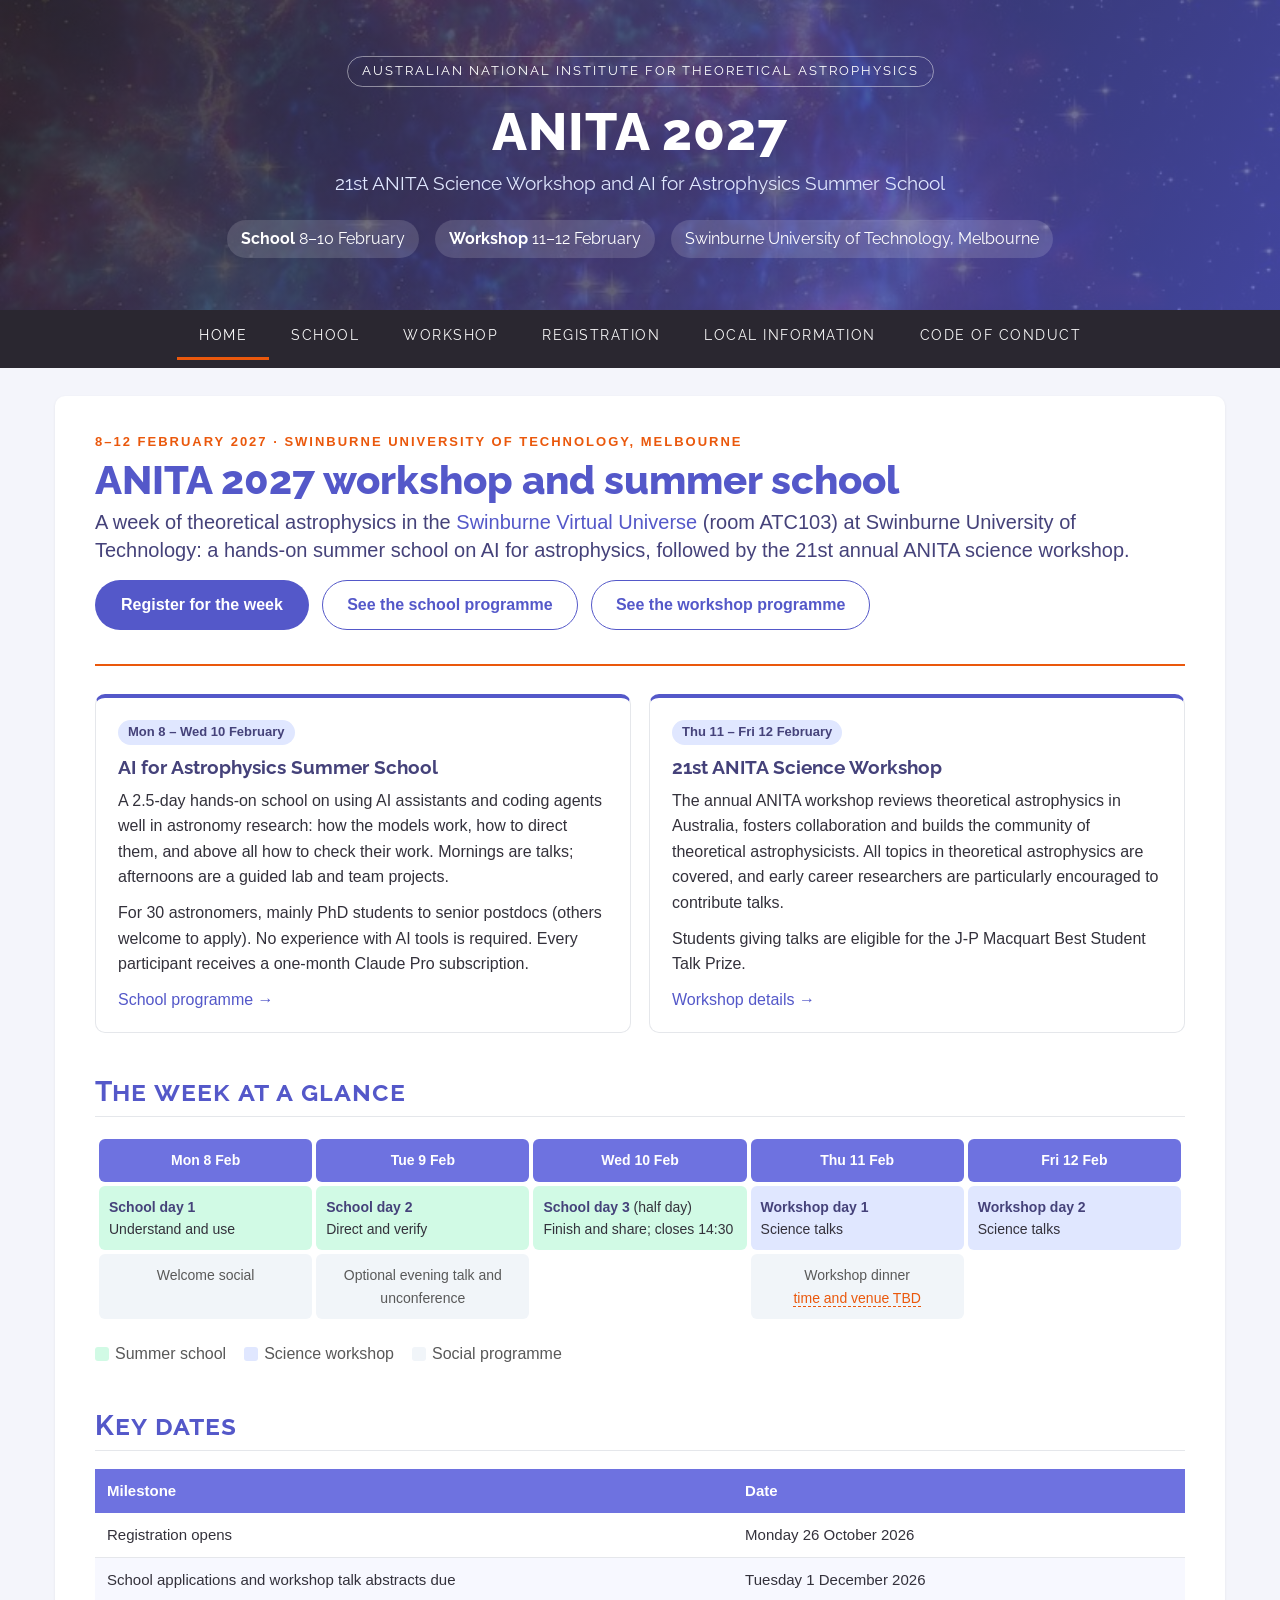
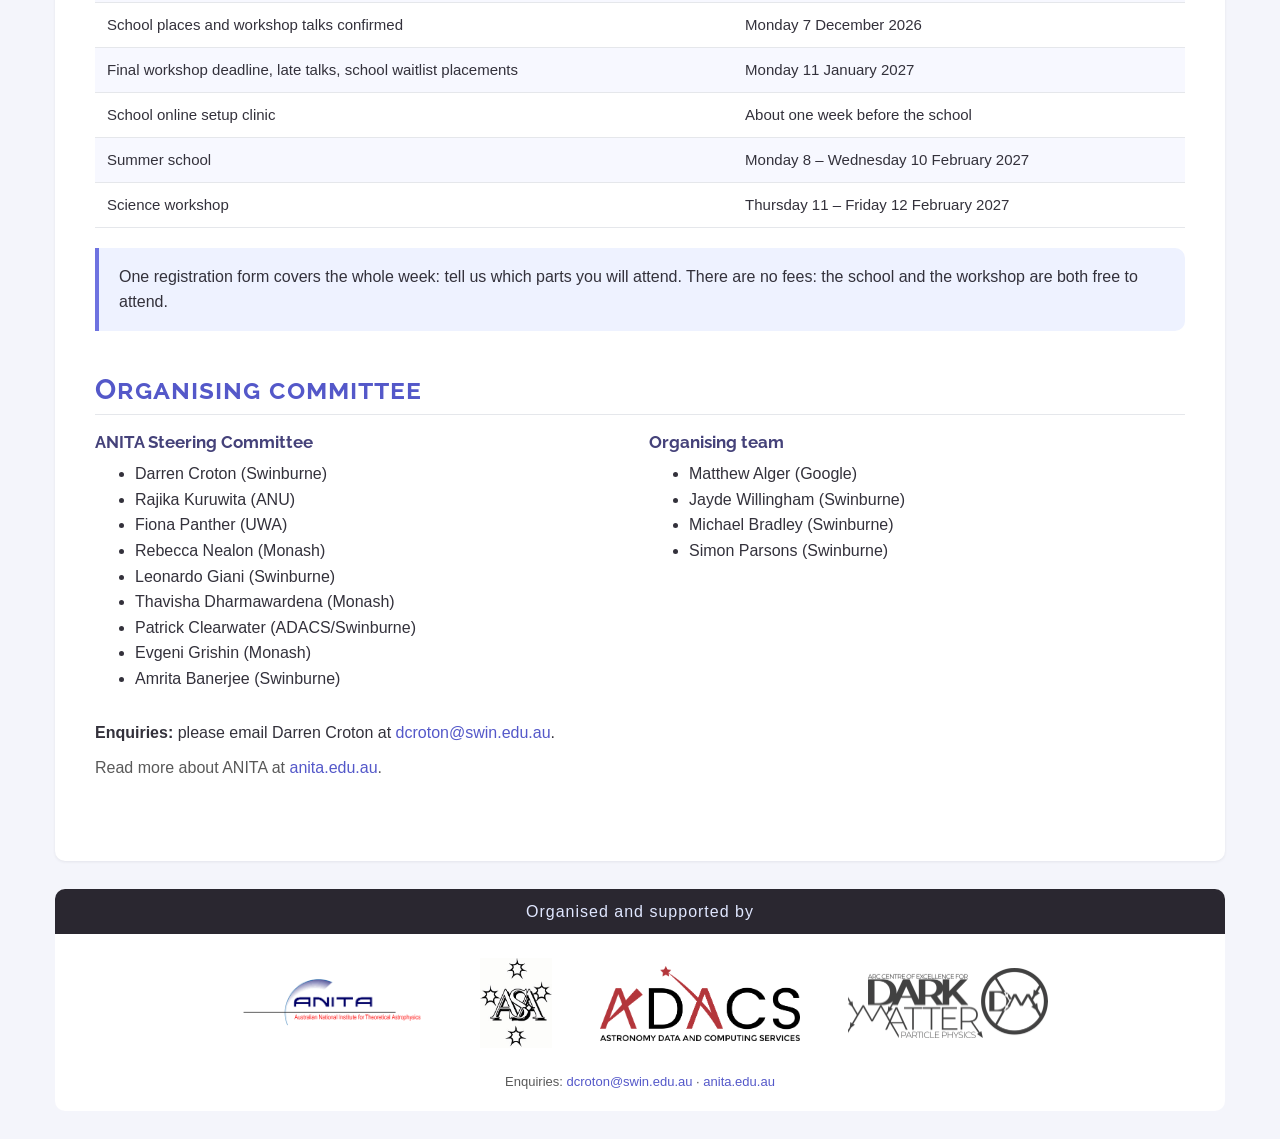
<file: index.html>
<!DOCTYPE html>
<html lang="en">
<head>
    <meta charset="utf-8">
    <meta name="viewport" content="width=device-width, initial-scale=1">
    <title>ANITA 2027 workshop and summer school</title>
    <meta name="description" content="The 21st ANITA Science Workshop and the AI for Astrophysics Summer School, 8-12 February 2027, Swinburne University of Technology, Melbourne.">

    <link rel="stylesheet" href="https://fonts.googleapis.com/css?family=Raleway:400,700,800">
    <link rel="stylesheet" href="https://maxcdn.bootstrapcdn.com/bootstrap/3.3.7/css/bootstrap.min.css"
          integrity="sha384-BVYiiSIFeK1dGmJRAkycuHAHRg32OmUcww7on3RYdg4Va+PmSTsz/K68vbdEjh4u" crossorigin="anonymous">
    <link rel="stylesheet" href="stylesheets/styles.css">

    <script src="https://ajax.googleapis.com/ajax/libs/jquery/1.12.4/jquery.min.js"></script>
    <script src="https://maxcdn.bootstrapcdn.com/bootstrap/3.3.7/js/bootstrap.min.js"
            integrity="sha384-Tc5IQib027qvyjSMfHjOMaLkfuWVxZxUPnCJA7l2mCWNIpG9mGCD8wGNIcPD7Txa"
            crossorigin="anonymous"></script>
    <script src="javascripts/w3data.js"></script>
    <script src="javascripts/site.js"></script>
</head>

<body>

<div w3-include-html="snippets/header.html"></div>
<div w3-include-html="snippets/nav.html"></div>

<main class="container main">

    <div class="page-hero">
        <div class="kicker">8&ndash;12 February 2027 &middot; Swinburne University of Technology, Melbourne</div>
        <h1>ANITA 2027 workshop and summer school</h1>
        <p class="lead">A week of theoretical astrophysics in the <a href="https://www.swinburne.edu.au/research/facilities-equipment/virtual-universe/">Swinburne Virtual Universe</a> (room ATC103) at Swinburne University of Technology: a hands-on summer school on AI for astrophysics, followed by the 21st annual ANITA science workshop.</p>
        <p>
            <a class="btn-cta" href="registration.html">Register for the week</a>
            &nbsp;
            <a class="btn-ghost" href="school.html#glance">See the school programme</a>
            &nbsp;
            <a class="btn-ghost" href="workshop.html#programme">See the workshop programme</a>
        </p>
    </div>

    <section class="section">
        <div class="card-grid">
            <div class="card card-feature">
                <div class="pill">Mon 8 &ndash; Wed 10 February</div>
                <h3 style="margin-top: 12px;">AI for Astrophysics Summer School</h3>
                <p>A 2.5-day hands-on school on using AI assistants and coding agents well in astronomy research: how the models work, how to direct them, and above all how to check their work. Mornings are talks; afternoons are a guided lab and team projects.</p>
                <p>For 30 astronomers, mainly PhD students to senior postdocs (others welcome to apply). No experience with AI tools is required. Every participant receives a one-month Claude Pro subscription.</p>
                <p><a href="school.html#glance">School programme &rarr;</a></p>
            </div>
            <div class="card card-feature">
                <div class="pill">Thu 11 &ndash; Fri 12 February</div>
                <h3 style="margin-top: 12px;">21st ANITA Science Workshop</h3>
                <p>The annual ANITA workshop reviews theoretical astrophysics in Australia, fosters collaboration and builds the community of theoretical astrophysicists. All topics in theoretical astrophysics are covered, and early career researchers are particularly encouraged to contribute talks.</p>
                <p>Students giving talks are eligible for the J-P Macquart Best Student Talk Prize.</p>
                <p><a href="workshop.html">Workshop details &rarr;</a></p>
            </div>
        </div>
    </section>

    <section class="section">
        <h2 class="section-title">The week at a glance</h2>
        <div class="table-wrap">
            <table class="glance glance-even">
                <thead>
                <tr>
                    <th>Mon 8 Feb</th>
                    <th>Tue 9 Feb</th>
                    <th>Wed 10 Feb</th>
                    <th>Thu 11 Feb</th>
                    <th>Fri 12 Feb</th>
                </tr>
                </thead>
                <tbody>
                <tr>
                    <td class="slot-hands"><strong>School day 1</strong><br>Understand and use</td>
                    <td class="slot-hands"><strong>School day 2</strong><br>Direct and verify</td>
                    <td class="slot-hands"><strong>School day 3</strong> (half day)<br>Finish and share; closes 14:30</td>
                    <td class="slot-talk"><strong>Workshop day 1</strong><br>Science talks</td>
                    <td class="slot-talk"><strong>Workshop day 2</strong><br>Science talks</td>
                </tr>
                <tr>
                    <td class="slot-break">Welcome social</td>
                    <td class="slot-break">Optional evening talk and unconference</td>
                    <td class="slot-empty"></td>
                    <td class="slot-break">Workshop dinner<br><span class="tbc">time and venue TBD</span></td>
                    <td class="slot-empty"></td>
                </tr>
                </tbody>
            </table>
        </div>
        <ul class="legend">
            <li><span class="swatch" style="background: var(--hands);"></span>Summer school</li>
            <li><span class="swatch" style="background: var(--talk);"></span>Science workshop</li>
            <li><span class="swatch" style="background: var(--break);"></span>Social programme</li>
        </ul>
    </section>

    <section class="section">
        <h2 class="section-title">Key dates</h2>
        <div class="table-wrap">
            <table class="table-clean">
                <thead>
                <tr><th>Milestone</th><th>Date</th></tr>
                </thead>
                <tbody>
                <tr><td>Registration opens</td><td>Monday 26 October 2026</td></tr>
                <tr><td>School applications and workshop talk abstracts due</td><td>Tuesday 1 December 2026</td></tr>
                <tr><td>School places and workshop talks confirmed</td><td>Monday 7 December 2026</td></tr>
                <tr><td>Final workshop deadline, late talks, school waitlist placements</td><td>Monday 11 January 2027</td></tr>
                <tr><td>School online setup clinic</td><td>About one week before the school</td></tr>
                <tr><td>Summer school</td><td>Monday 8 &ndash; Wednesday 10 February 2027</td></tr>
                <tr><td>Science workshop</td><td>Thursday 11 &ndash; Friday 12 February 2027</td></tr>
                </tbody>
            </table>
        </div>
        <div class="callout">
            <p>One registration form covers the whole week: tell us which parts you will attend. There are no fees: the school and the workshop are both free to attend.</p>
        </div>
    </section>

    <section class="section" id="organisers">
        <h2 class="section-title">Organising committee</h2>
        <div class="card-grid">
            <div>
                <h3 class="committee-title">ANITA Steering Committee</h3>
                <ul>
                    <li>Darren Croton (Swinburne)</li>
                    <li>Rajika Kuruwita (ANU)</li>
                    <li>Fiona Panther (UWA)</li>
                    <li>Rebecca Nealon (Monash)</li>
                    <li>Leonardo Giani (Swinburne)</li>
                    <li>Thavisha Dharmawardena (Monash)</li>
                    <li>Patrick Clearwater (ADACS/Swinburne)</li>
                    <li>Evgeni Grishin (Monash)</li>
                    <li>Amrita Banerjee (Swinburne)</li>
                </ul>
            </div>
            <div>
                <h3 class="committee-title">Organising team</h3>
                <ul>
                    <li>Matthew Alger (Google)</li>
                    <li>Jayde Willingham (Swinburne)</li>
                    <li>Michael Bradley (Swinburne)</li>
                    <li>Simon Parsons (Swinburne)</li>
                </ul>
            </div>
        </div>
        <p><strong>Enquiries:</strong> please email Darren Croton at <a href="mailto:dcroton@swin.edu.au">dcroton@swin.edu.au</a>.</p>
        <p class="muted">Read more about ANITA at <a href="https://anita.edu.au/">anita.edu.au</a>.</p>
    </section>

</main>

<div class="container footer" w3-include-html="snippets/footer.html"></div>

</body>
</html>
</file>
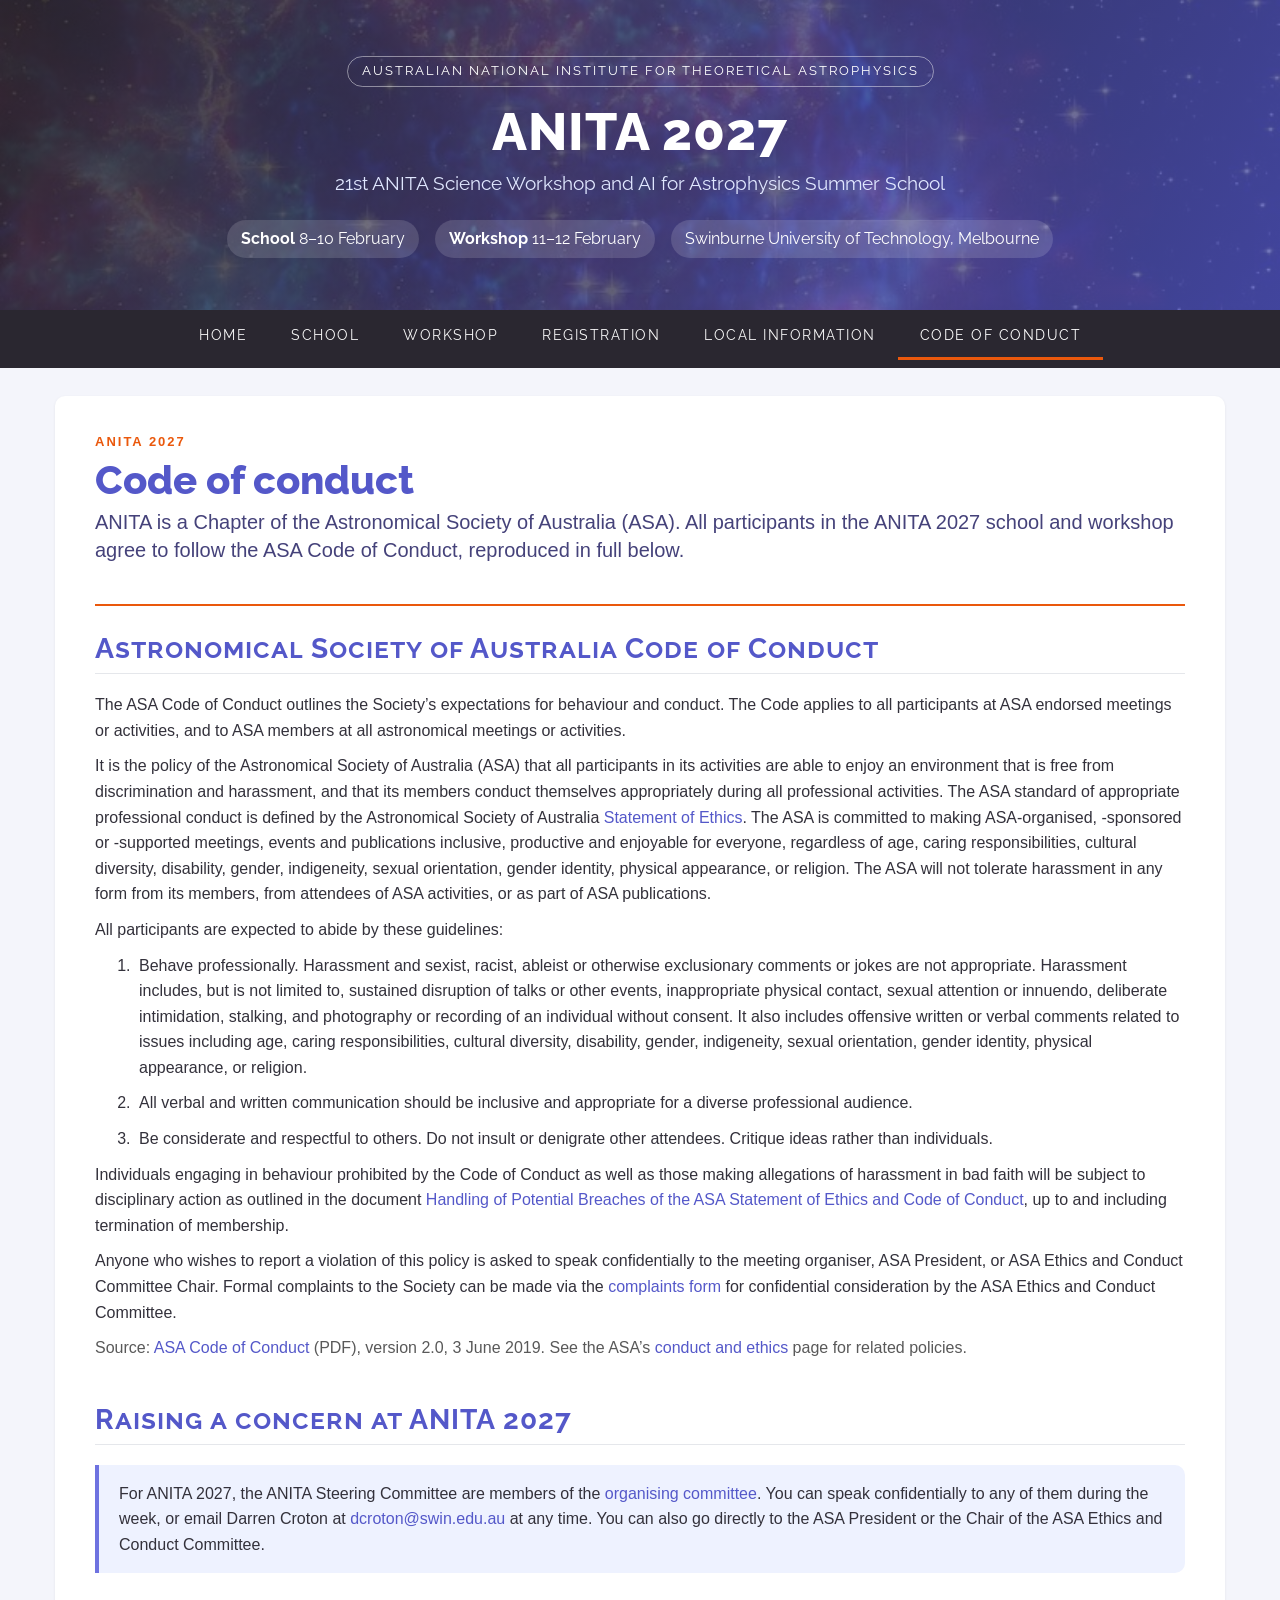
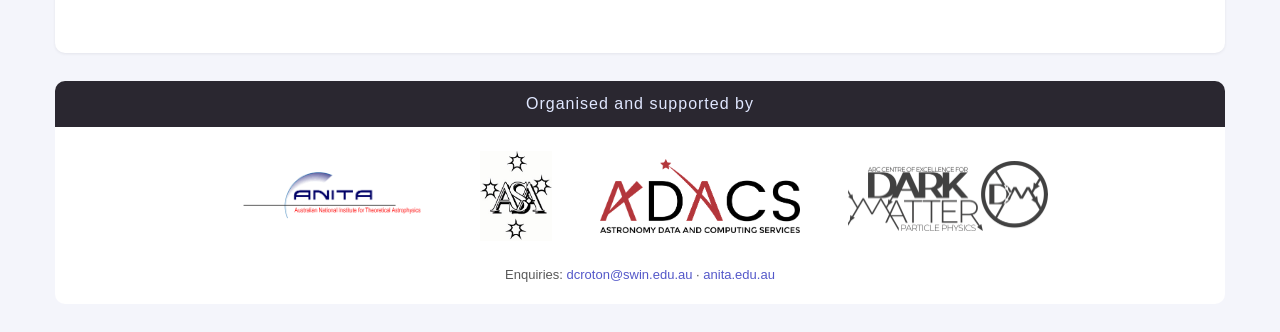
<file: conduct.html>
<!DOCTYPE html>
<html lang="en">
<head>
    <meta charset="utf-8">
    <meta name="viewport" content="width=device-width, initial-scale=1">
    <title>Code of conduct | ANITA 2027</title>
    <meta name="description" content="Code of conduct for the ANITA 2027 school and workshop.">

    <link rel="stylesheet" href="https://fonts.googleapis.com/css?family=Raleway:400,700,800">
    <link rel="stylesheet" href="https://maxcdn.bootstrapcdn.com/bootstrap/3.3.7/css/bootstrap.min.css"
          integrity="sha384-BVYiiSIFeK1dGmJRAkycuHAHRg32OmUcww7on3RYdg4Va+PmSTsz/K68vbdEjh4u" crossorigin="anonymous">
    <link rel="stylesheet" href="stylesheets/styles.css">

    <script src="https://ajax.googleapis.com/ajax/libs/jquery/1.12.4/jquery.min.js"></script>
    <script src="https://maxcdn.bootstrapcdn.com/bootstrap/3.3.7/js/bootstrap.min.js"
            integrity="sha384-Tc5IQib027qvyjSMfHjOMaLkfuWVxZxUPnCJA7l2mCWNIpG9mGCD8wGNIcPD7Txa"
            crossorigin="anonymous"></script>
    <script src="javascripts/w3data.js"></script>
    <script src="javascripts/site.js"></script>
</head>

<body>

<div w3-include-html="snippets/header.html"></div>
<div w3-include-html="snippets/nav.html"></div>

<main class="container main">

    <div class="page-hero">
        <div class="kicker">ANITA 2027</div>
        <h1>Code of conduct</h1>
        <p class="lead">ANITA is a Chapter of the Astronomical Society of Australia (ASA). All participants in the ANITA 2027 school and workshop agree to follow the ASA Code of Conduct, reproduced in full below.</p>
    </div>

    <!--
        Text of the ASA Code of Conduct v2.0 (3 June 2019), the current version
        linked from https://asa.astronomy.org.au/membership/conduct-and-ethics/
        (checked 26 October 2026). Reproduce it verbatim; if the ASA issues a
        new version, replace this section and update the source line.
    -->
    <section class="section">
        <h2 class="section-title">Astronomical Society of Australia Code of Conduct</h2>
        <p>The ASA Code of Conduct outlines the Society&rsquo;s expectations for behaviour and conduct. The Code applies to all participants at ASA endorsed meetings or activities, and to ASA members at all astronomical meetings or activities.</p>
        <p>It is the policy of the Astronomical Society of Australia (ASA) that all participants in its activities are able to enjoy an environment that is free from discrimination and harassment, and that its members conduct themselves appropriately during all professional activities. The ASA standard of appropriate professional conduct is defined by the Astronomical Society of Australia <a href="https://asa.astronomy.org.au/wp-content/uploads/2020/09/ASA_Statement_of_Ethics.pdf">Statement of Ethics</a>. The ASA is committed to making ASA-organised, -sponsored or -supported meetings, events and publications inclusive, productive and enjoyable for everyone, regardless of age, caring responsibilities, cultural diversity, disability, gender, indigeneity, sexual orientation, gender identity, physical appearance, or religion. The ASA will not tolerate harassment in any form from its members, from attendees of ASA activities, or as part of ASA publications.</p>
        <p>All participants are expected to abide by these guidelines:</p>
        <ol class="conduct-list">
            <li>Behave professionally. Harassment and sexist, racist, ableist or otherwise exclusionary comments or jokes are not appropriate. Harassment includes, but is not limited to, sustained disruption of talks or other events, inappropriate physical contact, sexual attention or innuendo, deliberate intimidation, stalking, and photography or recording of an individual without consent. It also includes offensive written or verbal comments related to issues including age, caring responsibilities, cultural diversity, disability, gender, indigeneity, sexual orientation, gender identity, physical appearance, or religion.</li>
            <li>All verbal and written communication should be inclusive and appropriate for a diverse professional audience.</li>
            <li>Be considerate and respectful to others. Do not insult or denigrate other attendees. Critique ideas rather than individuals.</li>
        </ol>
        <p>Individuals engaging in behaviour prohibited by the Code of Conduct as well as those making allegations of harassment in bad faith will be subject to disciplinary action as outlined in the document <a href="https://asa.astronomy.org.au/wp-content/uploads/2021/11/ASA_Handling_of_Breaches_and_Disputes_V2.6.pdf">Handling of Potential Breaches of the ASA Statement of Ethics and Code of Conduct</a>, up to and including termination of membership.</p>
        <p>Anyone who wishes to report a violation of this policy is asked to speak confidentially to the meeting organiser, ASA President, or ASA Ethics and Conduct Committee Chair. Formal complaints to the Society can be made via the <a href="https://asa.astronomy.org.au/wp-content/uploads/2021/09/ASA_Complaint_Form_Final.docx.pdf">complaints form</a> for confidential consideration by the ASA Ethics and Conduct Committee.</p>
        <p class="muted">Source: <a href="https://asa.astronomy.org.au/wp-content/uploads/2020/09/ASA_Code_of_Conduct.pdf">ASA Code of Conduct</a> (PDF), version 2.0, 3 June 2019. See the ASA&rsquo;s <a href="https://asa.astronomy.org.au/membership/conduct-and-ethics/">conduct and ethics</a> page for related policies.</p>
    </section>

    <section class="section">
        <h2 class="section-title">Raising a concern at ANITA 2027</h2>
        <div class="callout">
            <p>For ANITA 2027, the ANITA Steering Committee are members of the <a href="index.html#organisers">organising committee</a>. You can speak confidentially to any of them during the week, or email Darren Croton at <a href="mailto:dcroton@swin.edu.au">dcroton@swin.edu.au</a> at any time. You can also go directly to the ASA President or the Chair of the ASA Ethics and Conduct Committee.</p>
        </div>
    </section>

</main>

<div class="container footer" w3-include-html="snippets/footer.html"></div>

</body>
</html>
</file>
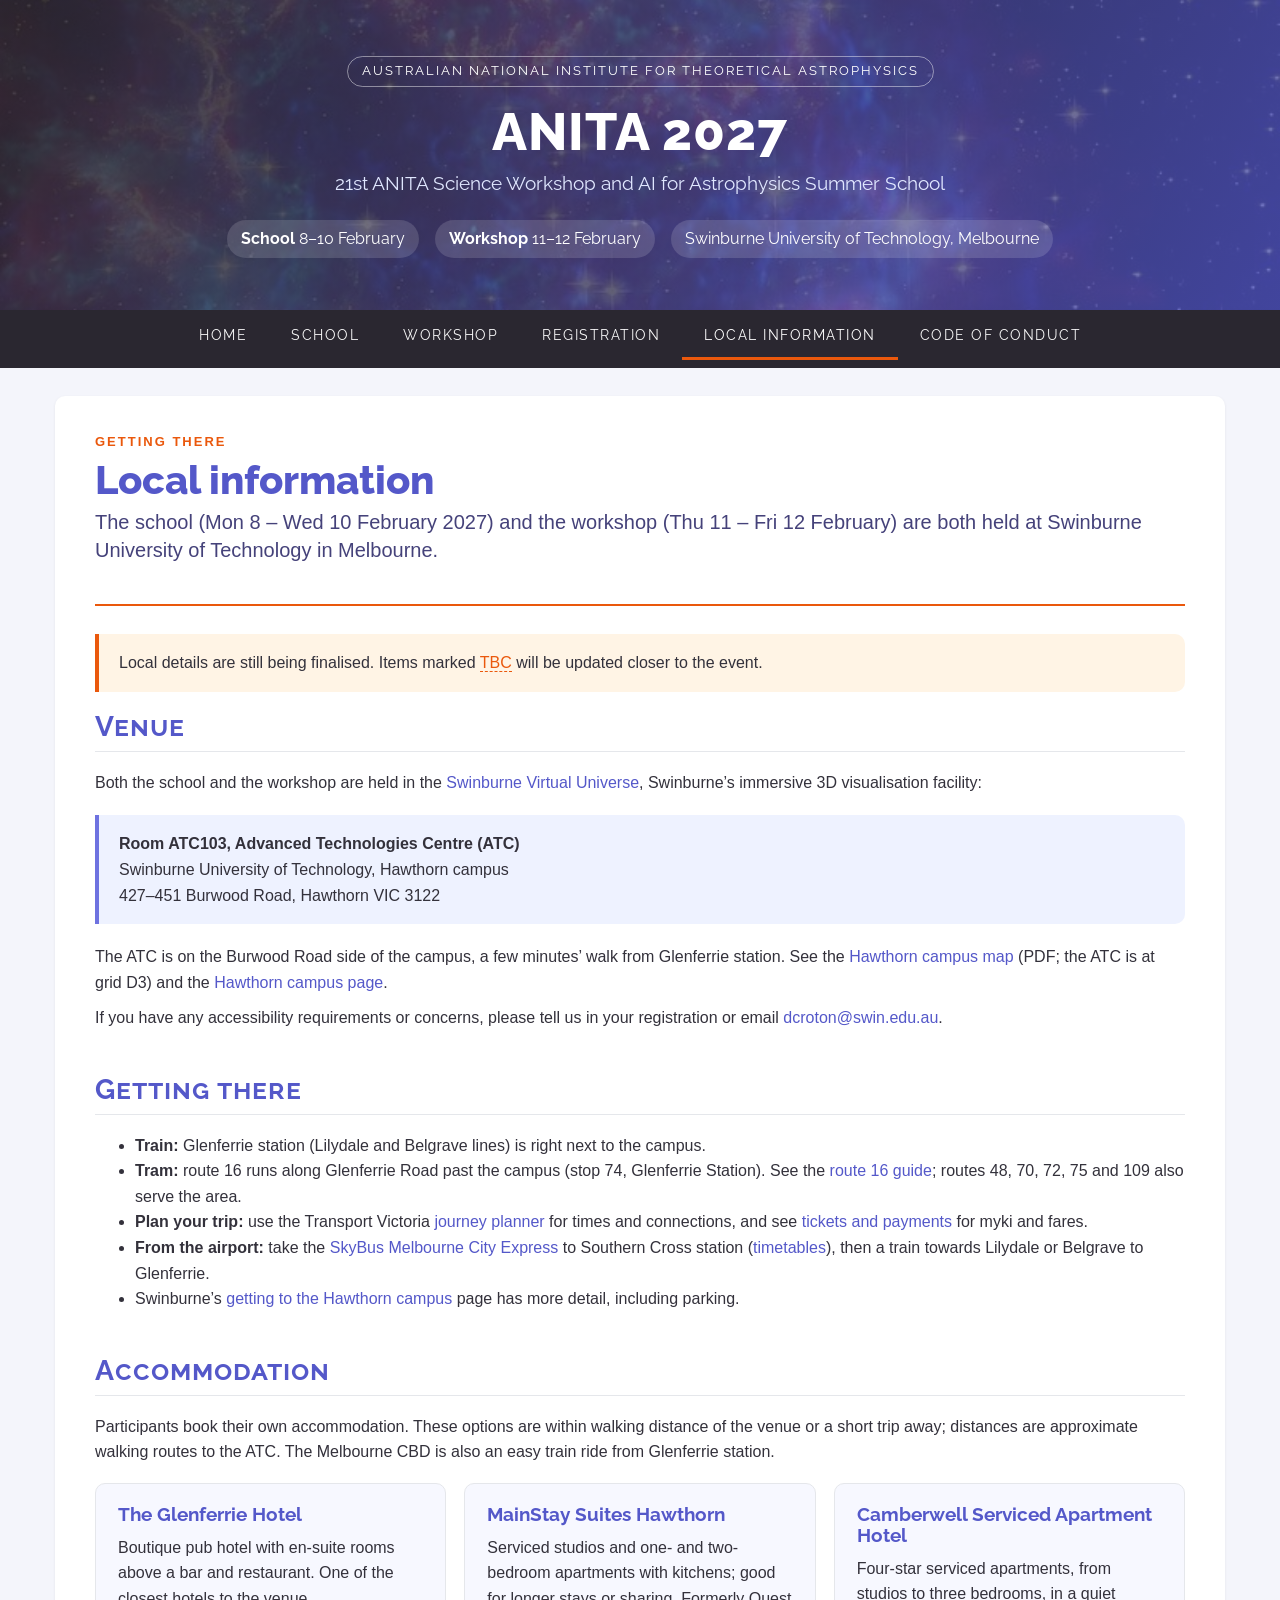
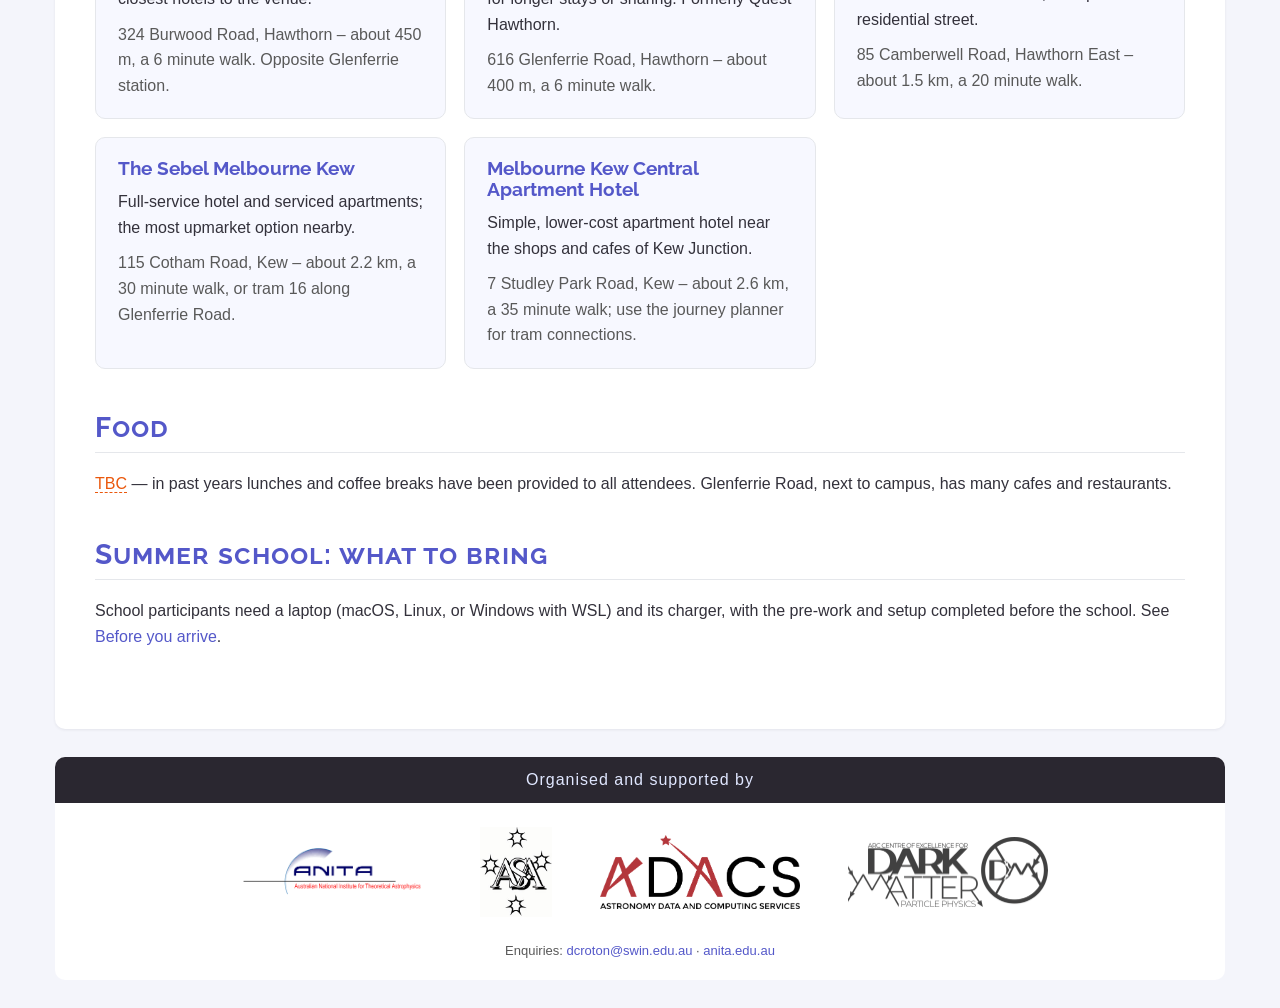
<file: local_info.html>
<!DOCTYPE html>
<html lang="en">
<head>
    <meta charset="utf-8">
    <meta name="viewport" content="width=device-width, initial-scale=1">
    <title>Local information | ANITA 2027</title>
    <meta name="description" content="Venue, travel and accommodation for ANITA 2027 in Melbourne.">

    <link rel="stylesheet" href="https://fonts.googleapis.com/css?family=Raleway:400,700,800">
    <link rel="stylesheet" href="https://maxcdn.bootstrapcdn.com/bootstrap/3.3.7/css/bootstrap.min.css"
          integrity="sha384-BVYiiSIFeK1dGmJRAkycuHAHRg32OmUcww7on3RYdg4Va+PmSTsz/K68vbdEjh4u" crossorigin="anonymous">
    <link rel="stylesheet" href="stylesheets/styles.css">

    <script src="https://ajax.googleapis.com/ajax/libs/jquery/1.12.4/jquery.min.js"></script>
    <script src="https://maxcdn.bootstrapcdn.com/bootstrap/3.3.7/js/bootstrap.min.js"
            integrity="sha384-Tc5IQib027qvyjSMfHjOMaLkfuWVxZxUPnCJA7l2mCWNIpG9mGCD8wGNIcPD7Txa"
            crossorigin="anonymous"></script>
    <script src="javascripts/w3data.js"></script>
    <script src="javascripts/site.js"></script>
</head>

<body>

<div w3-include-html="snippets/header.html"></div>
<div w3-include-html="snippets/nav.html"></div>

<main class="container main">

    <div class="page-hero">
        <div class="kicker">Getting there</div>
        <h1>Local information</h1>
        <p class="lead">The school (Mon 8 &ndash; Wed 10 February 2027) and the workshop (Thu 11 &ndash; Fri 12 February) are both held at Swinburne University of Technology in Melbourne.</p>
    </div>

    <div class="callout callout-warm">
        <p>Local details are still being finalised. Items marked <span class="tbc">TBC</span> will be updated closer to the event.</p>
    </div>

    <section class="section">
        <h2 class="section-title">Venue</h2>
        <p>Both the school and the workshop are held in the <a href="https://www.swinburne.edu.au/research/facilities-equipment/virtual-universe/">Swinburne Virtual Universe</a>, Swinburne&rsquo;s immersive 3D visualisation facility:</p>
        <div class="callout">
            <p><strong>Room ATC103, Advanced Technologies Centre (ATC)</strong><br>
            Swinburne University of Technology, Hawthorn campus<br>
            427&ndash;451 Burwood Road, Hawthorn VIC 3122</p>
        </div>
        <p>The ATC is on the Burwood Road side of the campus, a few minutes&rsquo; walk from Glenferrie station. See the <a href="https://www.swinburne.edu.au/content/dam/media/docs/Hawthorn_Campus_Map_2026.pdf">Hawthorn campus map</a> (PDF; the ATC is at grid D3) and the <a href="https://www.swinburne.edu.au/life-at-swinburne/locations/hawthorn-campus/">Hawthorn campus page</a>.</p>
        <p>If you have any accessibility requirements or concerns, please tell us in your registration or email <a href="mailto:dcroton@swin.edu.au">dcroton@swin.edu.au</a>.</p>
    </section>

    <section class="section">
        <h2 class="section-title">Getting there</h2>
        <ul>
            <li><strong>Train:</strong> Glenferrie station (Lilydale and Belgrave lines) is right next to the campus.</li>
            <li><strong>Tram:</strong> route 16 runs along Glenferrie Road past the campus (stop 74, Glenferrie Station). See the <a href="https://yarratrams.com.au/route-guides/route-16">route 16 guide</a>; routes 48, 70, 72, 75 and 109 also serve the area.</li>
            <li><strong>Plan your trip:</strong> use the Transport Victoria <a href="https://transport.vic.gov.au/journey">journey planner</a> for times and connections, and see <a href="https://transport.vic.gov.au/tickets-and-payments">tickets and payments</a> for myki and fares.</li>
            <li><strong>From the airport:</strong> take the <a href="https://www.skybus.com.au/melbourne-city-express/">SkyBus Melbourne City Express</a> to Southern Cross station (<a href="https://www.skybus.com.au/timetables/">timetables</a>), then a train towards Lilydale or Belgrave to Glenferrie.</li>
            <li>Swinburne&rsquo;s <a href="https://www.swinburne.edu.au/life-at-swinburne/locations/hawthorn-campus/getting-to-the-hawthorn-campus/">getting to the Hawthorn campus</a> page has more detail, including parking.</li>
        </ul>
    </section>

    <section class="section">
        <h2 class="section-title">Accommodation</h2>
        <p>Participants book their own accommodation. These options are within walking distance of the venue or a short trip away; distances are approximate walking routes to the ATC. The Melbourne CBD is also an easy train ride from Glenferrie station.</p>
        <div class="card-grid">
            <div class="card">
                <h3><a href="https://www.glenferriehotel.com.au/accommodation">The Glenferrie Hotel</a></h3>
                <p>Boutique pub hotel with en-suite rooms above a bar and restaurant. One of the closest hotels to the venue.</p>
                <p class="muted">324 Burwood Road, Hawthorn &ndash; about 450 m, a 6 minute walk. Opposite Glenferrie station.</p>
            </div>
            <div class="card">
                <h3><a href="https://www.choicehotels.com/en-au/victoria/hawthorn/mainstay-hotels/aua09">MainStay Suites Hawthorn</a></h3>
                <p>Serviced studios and one- and two-bedroom apartments with kitchens; good for longer stays or sharing. Formerly Quest Hawthorn.</p>
                <p class="muted">616 Glenferrie Road, Hawthorn &ndash; about 400 m, a 6 minute walk.</p>
            </div>
            <div class="card">
                <h3><a href="https://www.camberwell-apartments.com/">Camberwell Serviced Apartment Hotel</a></h3>
                <p>Four-star serviced apartments, from studios to three bedrooms, in a quiet residential street.</p>
                <p class="muted">85 Camberwell Road, Hawthorn East &ndash; about 1.5 km, a 20 minute walk.</p>
            </div>
            <div class="card">
                <h3><a href="https://www.thesebel.com/victoria/the-sebel-melbourne-kew/">The Sebel Melbourne Kew</a></h3>
                <p>Full-service hotel and serviced apartments; the most upmarket option nearby.</p>
                <p class="muted">115 Cotham Road, Kew &ndash; about 2.2 km, a 30 minute walk, or tram 16 along Glenferrie Road.</p>
            </div>
            <div class="card">
                <h3><a href="https://www.melbournekewcentral.com.au/">Melbourne Kew Central Apartment Hotel</a></h3>
                <p>Simple, lower-cost apartment hotel near the shops and cafes of Kew Junction.</p>
                <p class="muted">7 Studley Park Road, Kew &ndash; about 2.6 km, a 35 minute walk; use the journey planner for tram connections.</p>
            </div>
        </div>
    </section>

    <section class="section">
        <h2 class="section-title">Food</h2>
        <p><span class="tbc">TBC</span> &mdash; in past years lunches and coffee breaks have been provided to all attendees. Glenferrie Road, next to campus, has many cafes and restaurants.</p>
    </section>

    <section class="section">
        <h2 class="section-title">Summer school: what to bring</h2>
        <p>School participants need a laptop (macOS, Linux, or Windows with WSL) and its charger, with the pre-work and setup completed before the school. See <a href="school.html#day0">Before you arrive</a>.</p>
    </section>

</main>

<div class="container footer" w3-include-html="snippets/footer.html"></div>

</body>
</html>
</file>
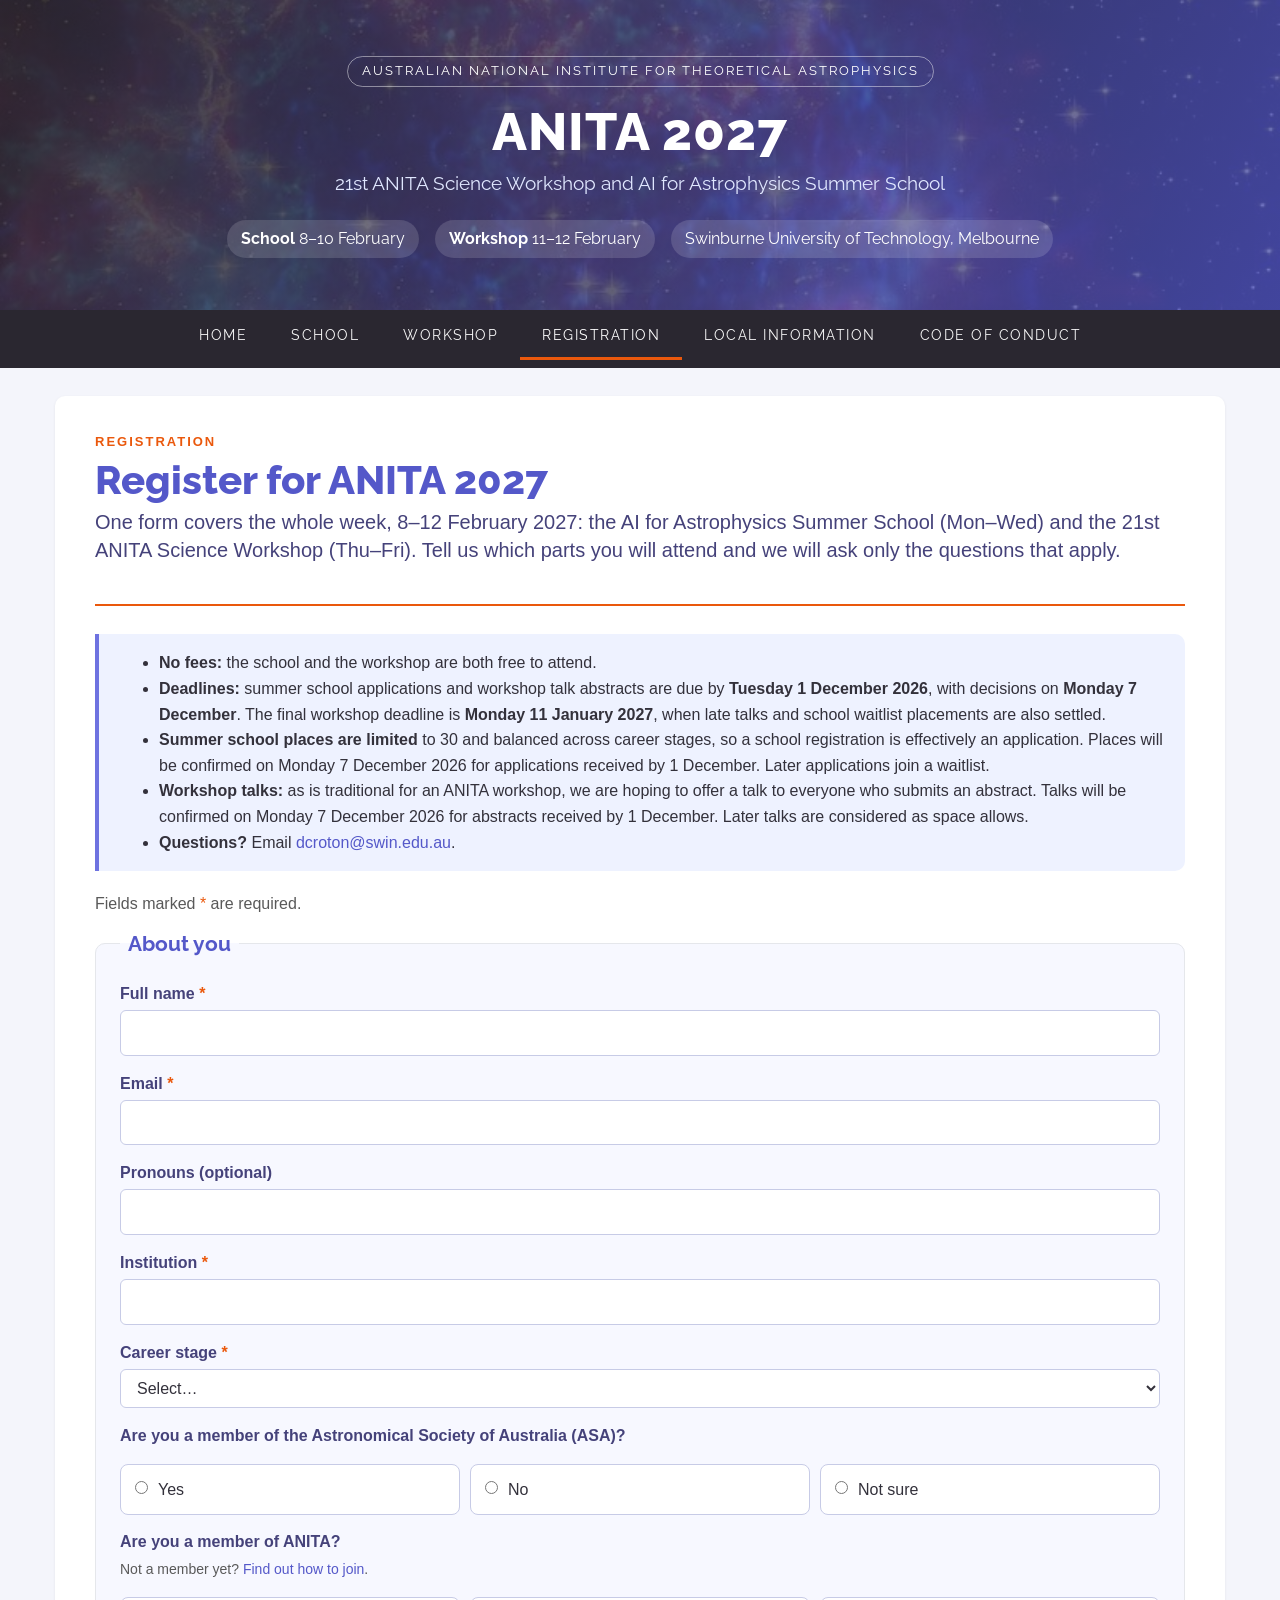
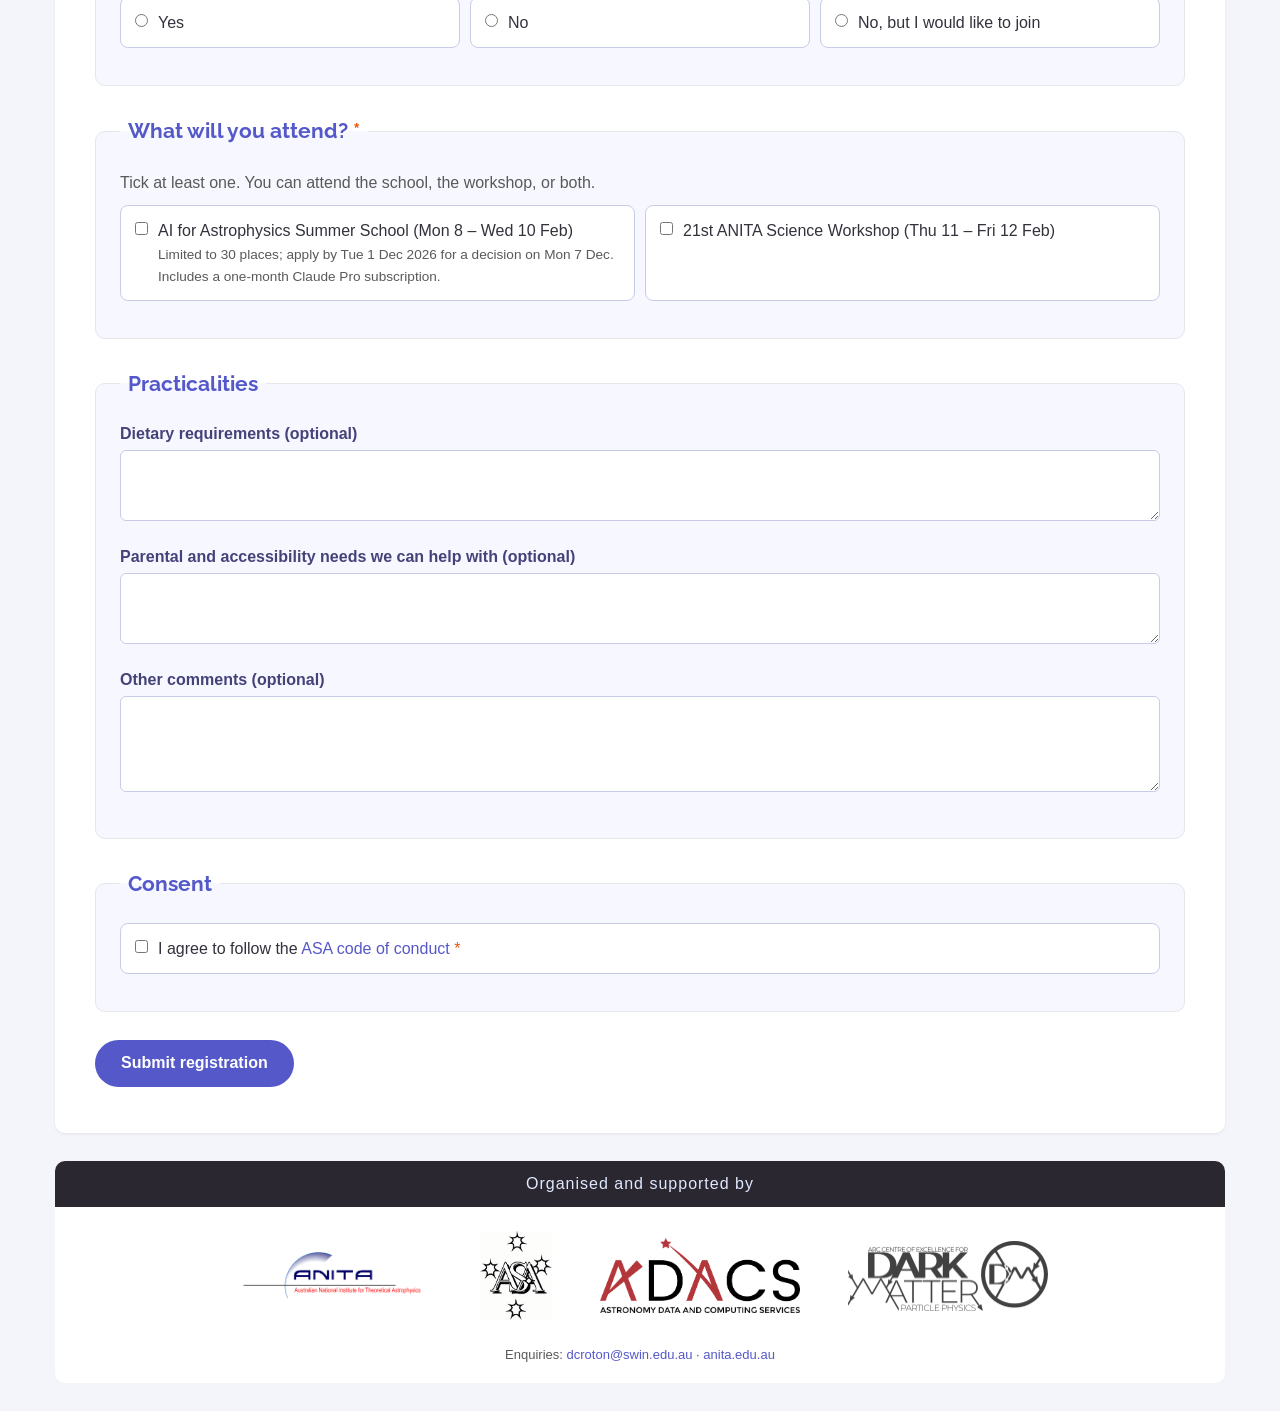
<file: registration.html>
<!DOCTYPE html>
<html lang="en">
<head>
    <meta charset="utf-8">
    <meta name="viewport" content="width=device-width, initial-scale=1">
    <title>Registration | ANITA 2027</title>
    <meta name="description" content="Register for the AI for Astrophysics Summer School (8-10 February 2027) and the 21st ANITA Science Workshop (11-12 February 2027), Swinburne University of Technology, Melbourne.">

    <link rel="stylesheet" href="https://fonts.googleapis.com/css?family=Raleway:400,700,800">
    <link rel="stylesheet" href="https://maxcdn.bootstrapcdn.com/bootstrap/3.3.7/css/bootstrap.min.css"
          integrity="sha384-BVYiiSIFeK1dGmJRAkycuHAHRg32OmUcww7on3RYdg4Va+PmSTsz/K68vbdEjh4u" crossorigin="anonymous">
    <link rel="stylesheet" href="stylesheets/styles.css">

    <script src="https://ajax.googleapis.com/ajax/libs/jquery/1.12.4/jquery.min.js"></script>
    <script src="https://maxcdn.bootstrapcdn.com/bootstrap/3.3.7/js/bootstrap.min.js"
            integrity="sha384-Tc5IQib027qvyjSMfHjOMaLkfuWVxZxUPnCJA7l2mCWNIpG9mGCD8wGNIcPD7Txa"
            crossorigin="anonymous"></script>
    <script src="javascripts/w3data.js"></script>
    <script src="javascripts/site.js"></script>
    <script src="javascripts/registration.js" defer></script>
</head>

<body>

<div w3-include-html="snippets/header.html"></div>
<div w3-include-html="snippets/nav.html"></div>

<main class="container main">

    <div class="page-hero">
        <div class="kicker">Registration</div>
        <h1>Register for ANITA 2027</h1>
        <p class="lead">One form covers the whole week, 8&ndash;12 February 2027: the AI for Astrophysics Summer School (Mon&ndash;Wed) and the 21st ANITA Science Workshop (Thu&ndash;Fri). Tell us which parts you will attend and we will ask only the questions that apply.</p>
    </div>

    <div class="callout">
        <ul>
            <li><strong>No fees:</strong> the school and the workshop are both free to attend.</li>
            <li><strong>Deadlines:</strong> summer school applications and workshop talk abstracts are due by <strong>Tuesday 1 December 2026</strong>, with decisions on <strong>Monday 7 December</strong>. The final workshop deadline is <strong>Monday 11 January 2027</strong>, when late talks and school waitlist placements are also settled.</li>
            <li><strong>Summer school places are limited</strong> to 30 and balanced across career stages, so a school registration is effectively an application. Places will be confirmed on Monday 7 December 2026 for applications received by 1 December. Later applications join a waitlist.</li>
            <li><strong>Workshop talks:</strong> as is traditional for an ANITA workshop, we are hoping to offer a talk to everyone who submits an abstract. Talks will be confirmed on Monday 7 December 2026 for abstracts received by 1 December. Later talks are considered as space allows.</li>
            <li><strong>Questions?</strong> Email <a href="mailto:dcroton@swin.edu.au">dcroton@swin.edu.au</a>.</li>
        </ul>
    </div>

    <!-- Shown by registration.js only while CONFIG.endpoint is empty (preview mode). -->
    <div id="preview-note" class="callout callout-warm" hidden>
        <p><strong>Preview: this form is not yet connected.</strong> Nothing you enter here is sent anywhere. Submitting shows a summary of what would be submitted, so the organisers can check the form.</p>
    </div>

    <noscript>
        <div class="callout callout-warm">
            <p>This registration form needs JavaScript. Please enable it, or email <a href="mailto:dcroton@swin.edu.au">dcroton@swin.edu.au</a> to register.</p>
        </div>
    </noscript>

    <!-- Result panel (success, preview summary or error). Filled in by registration.js. -->
    <div id="result" class="callout" role="status" aria-live="polite" tabindex="-1" hidden></div>

    <form id="registration-form" method="post" action="#">

        <p class="muted">Fields marked <span class="req"></span> are required.</p>

        <!-- 1. About you -->
        <fieldset class="form-section">
            <legend>About you</legend>

            <div class="field">
                <label for="full_name" class="req">Full name</label>
                <input type="text" id="full_name" name="full_name" autocomplete="name" required>
            </div>

            <div class="field">
                <label for="email" class="req">Email</label>
                <input type="email" id="email" name="email" autocomplete="email" required>
            </div>

            <div class="field">
                <label for="pronouns">Pronouns (optional)</label>
                <input type="text" id="pronouns" name="pronouns" autocomplete="off">
            </div>

            <div class="field">
                <label for="institution" class="req">Institution</label>
                <input type="text" id="institution" name="institution" autocomplete="organization" required>
            </div>

            <div class="field">
                <label for="career_stage" class="req">Career stage</label>
                <select id="career_stage" name="career_stage" required>
                    <option value="">Select&hellip;</option>
                    <option value="Honours/Masters student">Honours/Masters student</option>
                    <option value="PhD student">PhD student</option>
                    <option value="Postdoc / early career researcher">Postdoc / early career researcher</option>
                    <option value="Research software engineer">Research software engineer</option>
                    <option value="Academic staff">Academic staff</option>
                    <option value="Other">Other</option>
                </select>
            </div>

            <div class="field">
                <div class="label" id="lbl-asa">Are you a member of the Astronomical Society of Australia (ASA)?</div>
            </div>
            <div class="choice-grid form-group" role="radiogroup" aria-labelledby="lbl-asa">
                <label class="choice"><input type="radio" name="asa_member" value="Yes"> <span>Yes</span></label>
                <label class="choice"><input type="radio" name="asa_member" value="No"> <span>No</span></label>
                <label class="choice"><input type="radio" name="asa_member" value="Not sure"> <span>Not sure</span></label>
            </div>

            <div class="field">
                <div class="label" id="lbl-anita">Are you a member of ANITA?</div>
                <p class="hint">Not a member yet? <a href="https://anita.edu.au/membership.html" target="_blank" rel="noopener">Find out how to join</a>.</p>
            </div>
            <div class="choice-grid form-group" role="radiogroup" aria-labelledby="lbl-anita">
                <label class="choice"><input type="radio" name="anita_member" value="Yes"> <span>Yes</span></label>
                <label class="choice"><input type="radio" name="anita_member" value="No"> <span>No</span></label>
                <label class="choice"><input type="radio" name="anita_member" value="No, but I would like to join"> <span>No, but I would like to join</span></label>
            </div>
        </fieldset>

        <!-- 2. What will you attend? -->
        <fieldset class="form-section" id="attend-section">
            <legend><span class="req">What will you attend?</span></legend>

            <p class="muted" id="attend-hint">Tick at least one. You can attend the school, the workshop, or both.</p>

            <div class="choice-grid form-group">
                <label class="choice">
                    <input type="checkbox" id="attend-school" name="attend" value="AI for Astrophysics Summer School (Mon 8 &ndash; Wed 10 Feb)" aria-describedby="attend-hint attend-error">
                    <span>AI for Astrophysics Summer School (Mon 8 &ndash; Wed 10 Feb)
                        <small>Limited to 30 places; apply by Tue 1 Dec 2026 for a decision on Mon 7 Dec. Includes a one-month Claude Pro subscription.</small></span>
                </label>
                <label class="choice">
                    <input type="checkbox" id="attend-workshop" name="attend" value="21st ANITA Science Workshop (Thu 11 &ndash; Fri 12 Feb)" aria-describedby="attend-hint attend-error">
                    <span>21st ANITA Science Workshop (Thu 11 &ndash; Fri 12 Feb)</span>
                </label>
            </div>

            <!-- Inline message for the "at least one" rule; unhidden by registration.js. -->
            <div id="attend-error" class="callout callout-warm" role="alert" hidden>
                <p>Please choose at least one: the summer school, the science workshop, or both.</p>
            </div>

            <!-- Social events: each option appears only when its parent event is ticked. -->
            <div id="social-block" hidden>
                <div class="field">
                    <div class="label" id="lbl-social">Social events</div>
                    <p class="hint">Optional. Tick the ones you plan to join.</p>
                </div>
                <div class="choice-grid" role="group" aria-labelledby="lbl-social">
                    <div id="social-welcome-wrap" hidden>
                        <label class="choice"><input type="checkbox" name="social" value="School welcome social (Mon 8 Feb evening)"> <span>School welcome social (Mon 8 Feb evening)</span></label>
                    </div>
                    <div id="social-dinner-wrap" hidden>
                        <label class="choice"><input type="checkbox" name="social" value="Workshop dinner (Thu 11 Feb)"> <span>Workshop dinner (Thu 11 Feb; <span class="tbc">time and venue TBD</span>)</span></label>
                    </div>
                </div>
            </div>
        </fieldset>

        <!-- 3. Summer school (shown only when the school is ticked) -->
        <fieldset class="form-section" id="school-section" hidden>
            <legend>Summer school</legend>

            <div class="callout">
                <p>The school includes about 3 hours of pre-work and a 60-minute online setup clinic, both in the week before the school. Every school participant receives a one-month Claude Pro subscription, which includes both the Claude chat assistant and Claude Code, the command-line coding agent used at the school, starting about a week beforehand. These answers help us balance the group and prepare the right level of support.</p>
            </div>

            <div class="field">
                <div class="label req" id="lbl-ai">What is your experience with AI tools?</div>
            </div>
            <div class="choice-grid form-group" role="radiogroup" aria-labelledby="lbl-ai">
                <label class="choice"><input type="radio" name="ai_experience" value="None yet" required> <span>None yet</span></label>
                <label class="choice"><input type="radio" name="ai_experience" value="Occasional chat use" required> <span>Occasional chat use</span></label>
                <label class="choice"><input type="radio" name="ai_experience" value="Regular use of chat assistants" required> <span>Regular use of chat assistants</span></label>
                <label class="choice"><input type="radio" name="ai_experience" value="Regular use of coding agents" required> <span>Regular use of coding agents</span></label>
            </div>

            <div class="field">
                <div class="label req" id="lbl-cli">How comfortable are you on the command line?</div>
            </div>
            <div class="choice-grid form-group" role="radiogroup" aria-labelledby="lbl-cli">
                <label class="choice"><input type="radio" name="cli_comfort" value="Basic" required> <span>Basic</span></label>
                <label class="choice"><input type="radio" name="cli_comfort" value="Comfortable" required> <span>Comfortable</span></label>
                <label class="choice"><input type="radio" name="cli_comfort" value="Expert" required> <span>Expert</span></label>
            </div>

            <div class="field">
                <div class="label req" id="lbl-git">What is your experience with git?</div>
            </div>
            <div class="choice-grid form-group" role="radiogroup" aria-labelledby="lbl-git">
                <label class="choice"><input type="radio" name="git_experience" value="Never used" required> <span>Never used</span></label>
                <label class="choice"><input type="radio" name="git_experience" value="Basic" required> <span>Basic</span></label>
                <label class="choice"><input type="radio" name="git_experience" value="Daily" required> <span>Daily</span></label>
            </div>

            <div class="field">
                <div class="label req" id="lbl-os">Which operating system will your laptop run?</div>
                <p class="hint">Bring your own laptop. Windows users need WSL (Windows Subsystem for Linux) for the hands-on sessions.</p>
            </div>
            <div class="choice-grid form-group" role="radiogroup" aria-labelledby="lbl-os">
                <label class="choice"><input type="radio" name="laptop_os" value="macOS" required> <span>macOS</span></label>
                <label class="choice"><input type="radio" name="laptop_os" value="Linux" required> <span>Linux</span></label>
                <label class="choice"><input type="radio" name="laptop_os" value="Windows with WSL" required> <span>Windows with WSL</span></label>
                <label class="choice"><input type="radio" name="laptop_os" value="Windows without WSL" required> <span>Windows without WSL</span></label>
            </div>

            <div class="field">
                <label for="github_username">GitHub username (optional)</label>
                <input type="text" id="github_username" name="github_username" autocomplete="off">
            </div>

            <div class="field">
                <label for="school_goals" class="req">What do you hope to get out of the school?</label>
                <textarea id="school_goals" name="school_goals" rows="5" required></textarea>
            </div>

            <div class="field">
                <div class="label" id="lbl-themes">Which project themes interest you?</div>
                <p class="hint">Optional. Tick as many as you like; this helps us form teams.</p>
            </div>
            <div class="choice-grid form-group" role="group" aria-labelledby="lbl-themes">
                <label class="choice"><input type="checkbox" name="project_themes" value="Modernise a legacy research code"> <span>Modernise a legacy research code</span></label>
                <label class="choice"><input type="checkbox" name="project_themes" value="Reproduce a published result"> <span>Reproduce a published result</span></label>
                <label class="choice"><input type="checkbox" name="project_themes" value="From archive to science result"> <span>From archive to science result</span></label>
                <label class="choice"><input type="checkbox" name="project_themes" value="Verified literature review"> <span>Verified literature review</span></label>
                <label class="choice"><input type="checkbox" name="project_themes" value="Build a toolkit for your group"> <span>Build a toolkit for your group</span></label>
                <label class="choice"><input type="checkbox" name="project_themes" value="AI as a proposal reviewer"> <span>AI as a proposal reviewer</span></label>
                <label class="choice"><input type="checkbox" id="theme-byo" name="project_themes" value="Bring your own project"> <span>Bring your own project</span></label>
            </div>

            <div class="field" id="pitch-field" hidden>
                <label for="project_pitch" class="req">One-paragraph pitch for your own project</label>
                <textarea id="project_pitch" name="project_pitch" rows="5" required></textarea>
            </div>

            <div class="choice-grid form-group">
                <label class="choice"><input type="checkbox" name="mentor" value="Yes"> <span>I am happy to act as a mentor for less experienced participants</span></label>
            </div>
        </fieldset>

        <!-- 4. Science workshop (shown only when the workshop is ticked) -->
        <fieldset class="form-section" id="workshop-section" hidden>
            <legend>Science workshop</legend>

            <div class="field">
                <div class="label req" id="lbl-talk">Would you like to give a talk?</div>
            </div>
            <div class="choice-grid form-group" role="radiogroup" aria-labelledby="lbl-talk">
                <label class="choice"><input type="radio" id="talk-yes" name="give_talk" value="Yes, a talk" required> <span>Yes, a talk</span></label>
                <label class="choice"><input type="radio" name="give_talk" value="No" required> <span>No</span></label>
            </div>

            <div id="talk-details" hidden>
                <div class="field">
                    <label for="talk_title" class="req">Talk title</label>
                    <input type="text" id="talk_title" name="talk_title" autocomplete="off" required>
                </div>

                <div class="field">
                    <label for="talk_abstract" class="req">Abstract</label>
                    <p class="hint">Maximum <span id="abstract-limit">250</span> words.</p>
                    <textarea id="talk_abstract" name="talk_abstract" rows="8" required aria-describedby="abstract-status"></textarea>
                    <p class="hint" id="abstract-status">
                        <span id="abstract-count">0 words</span>
                        <span id="abstract-warning" class="tbc" aria-live="polite"></span>
                    </p>
                </div>

            </div>
        </fieldset>

        <!-- 5. Practicalities -->
        <fieldset class="form-section">
            <legend>Practicalities</legend>

            <div class="field">
                <label for="dietary">Dietary requirements (optional)</label>
                <textarea id="dietary" name="dietary" rows="2"></textarea>
            </div>

            <div class="field">
                <label for="accessibility">Parental and accessibility needs we can help with (optional)</label>
                <textarea id="accessibility" name="accessibility" rows="2"></textarea>
            </div>

            <div class="field">
                <label for="comments">Other comments (optional)</label>
                <textarea id="comments" name="comments" rows="3"></textarea>
            </div>
        </fieldset>

        <!-- 6. Consent -->
        <fieldset class="form-section">
            <legend>Consent</legend>

            <div class="choice-grid form-group">
                <label class="choice"><input type="checkbox" name="code_of_conduct" value="Agreed" required> <span class="req">I agree to follow the <a href="conduct.html" target="_blank" rel="noopener">ASA code of conduct</a></span></label>
            </div>
        </fieldset>

        <p>
            <button type="submit" id="submit-btn" class="btn btn-cta">Submit registration</button>
        </p>
    </form>

</main>

<div class="container footer" w3-include-html="snippets/footer.html"></div>

</body>
</html>
</file>
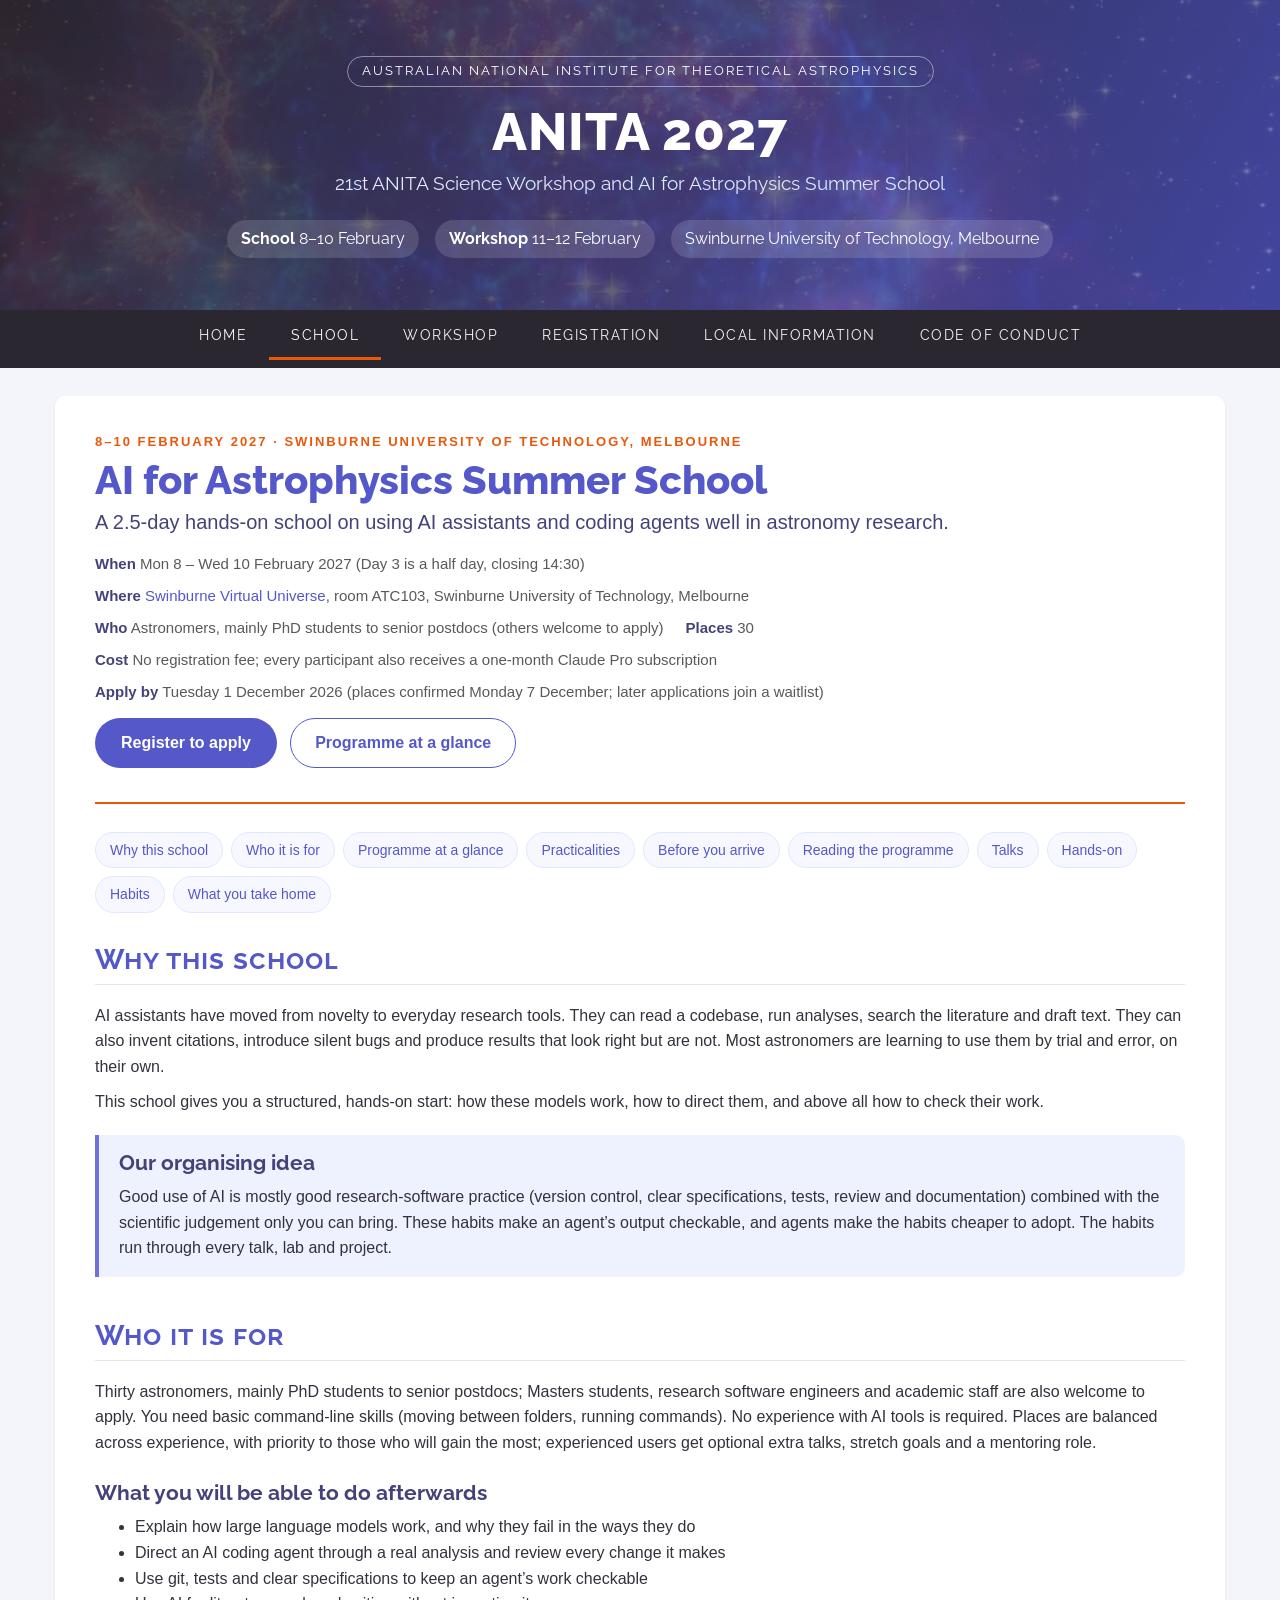
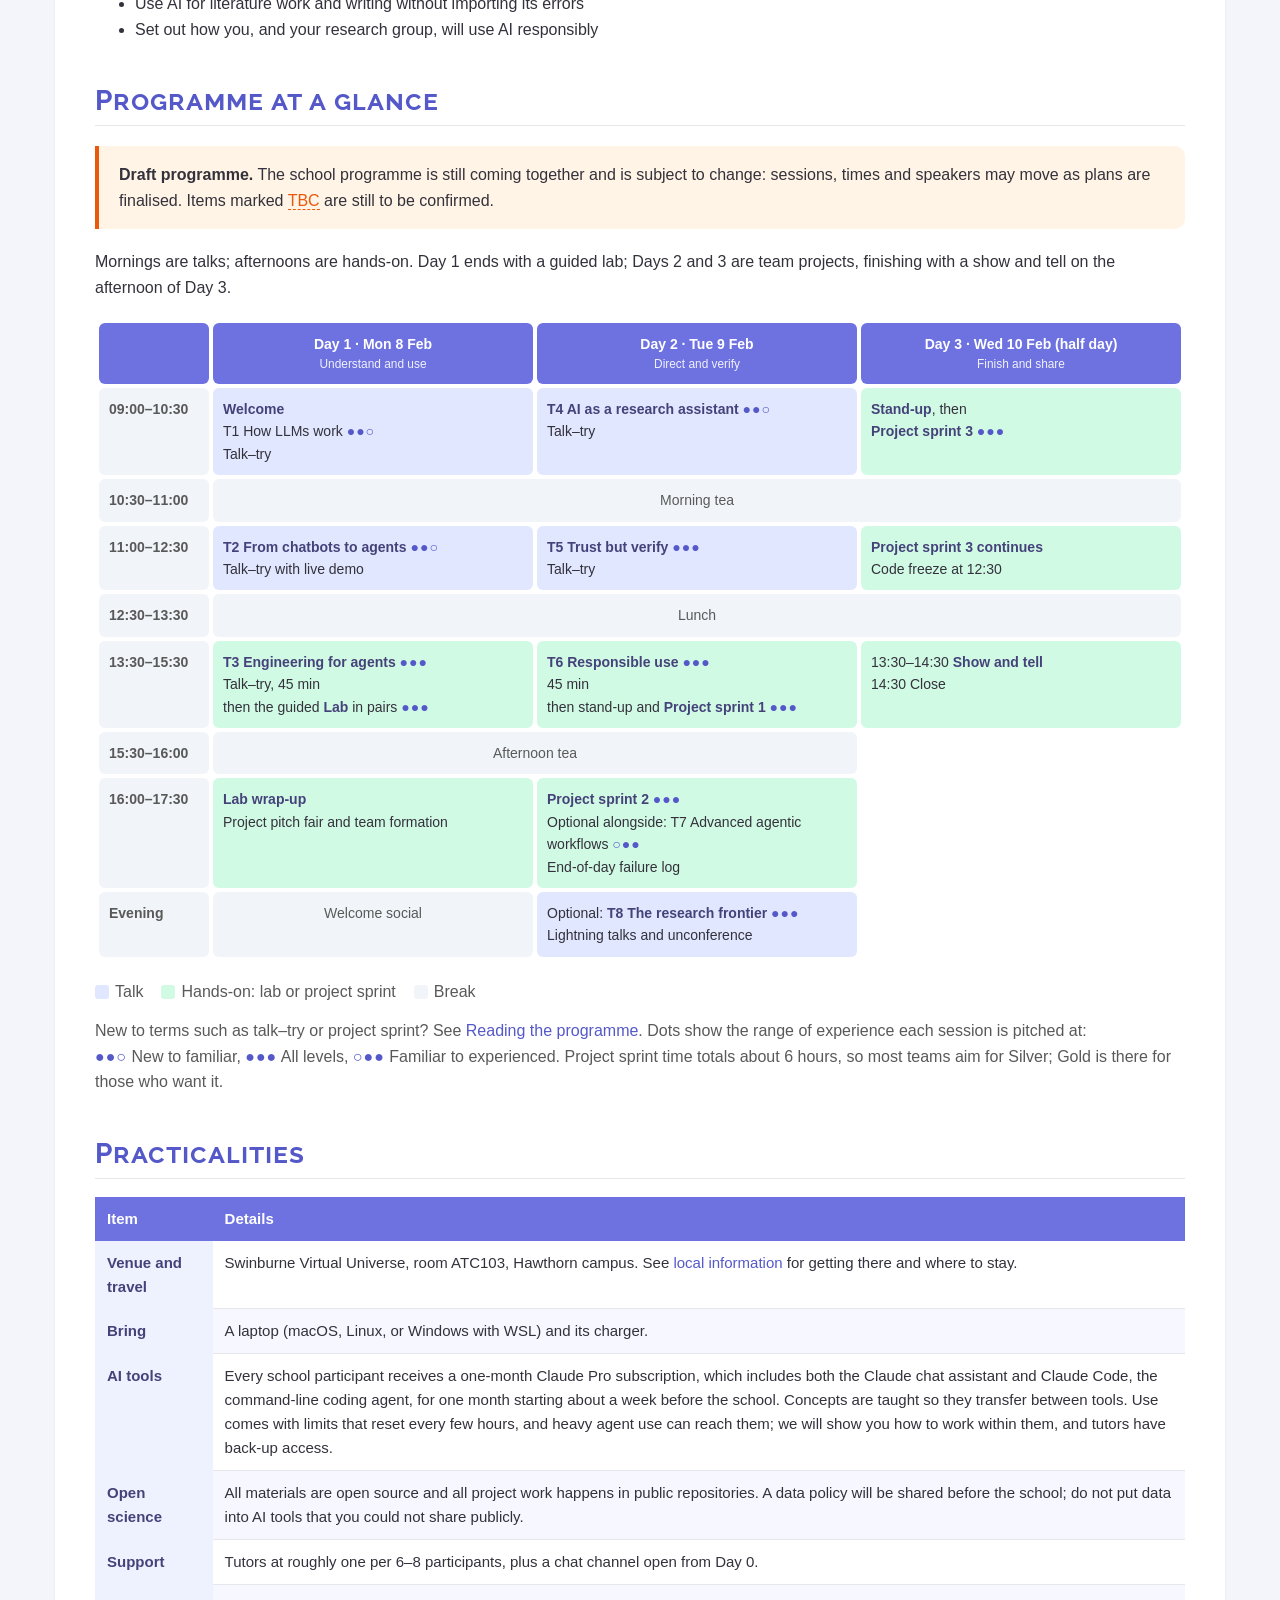
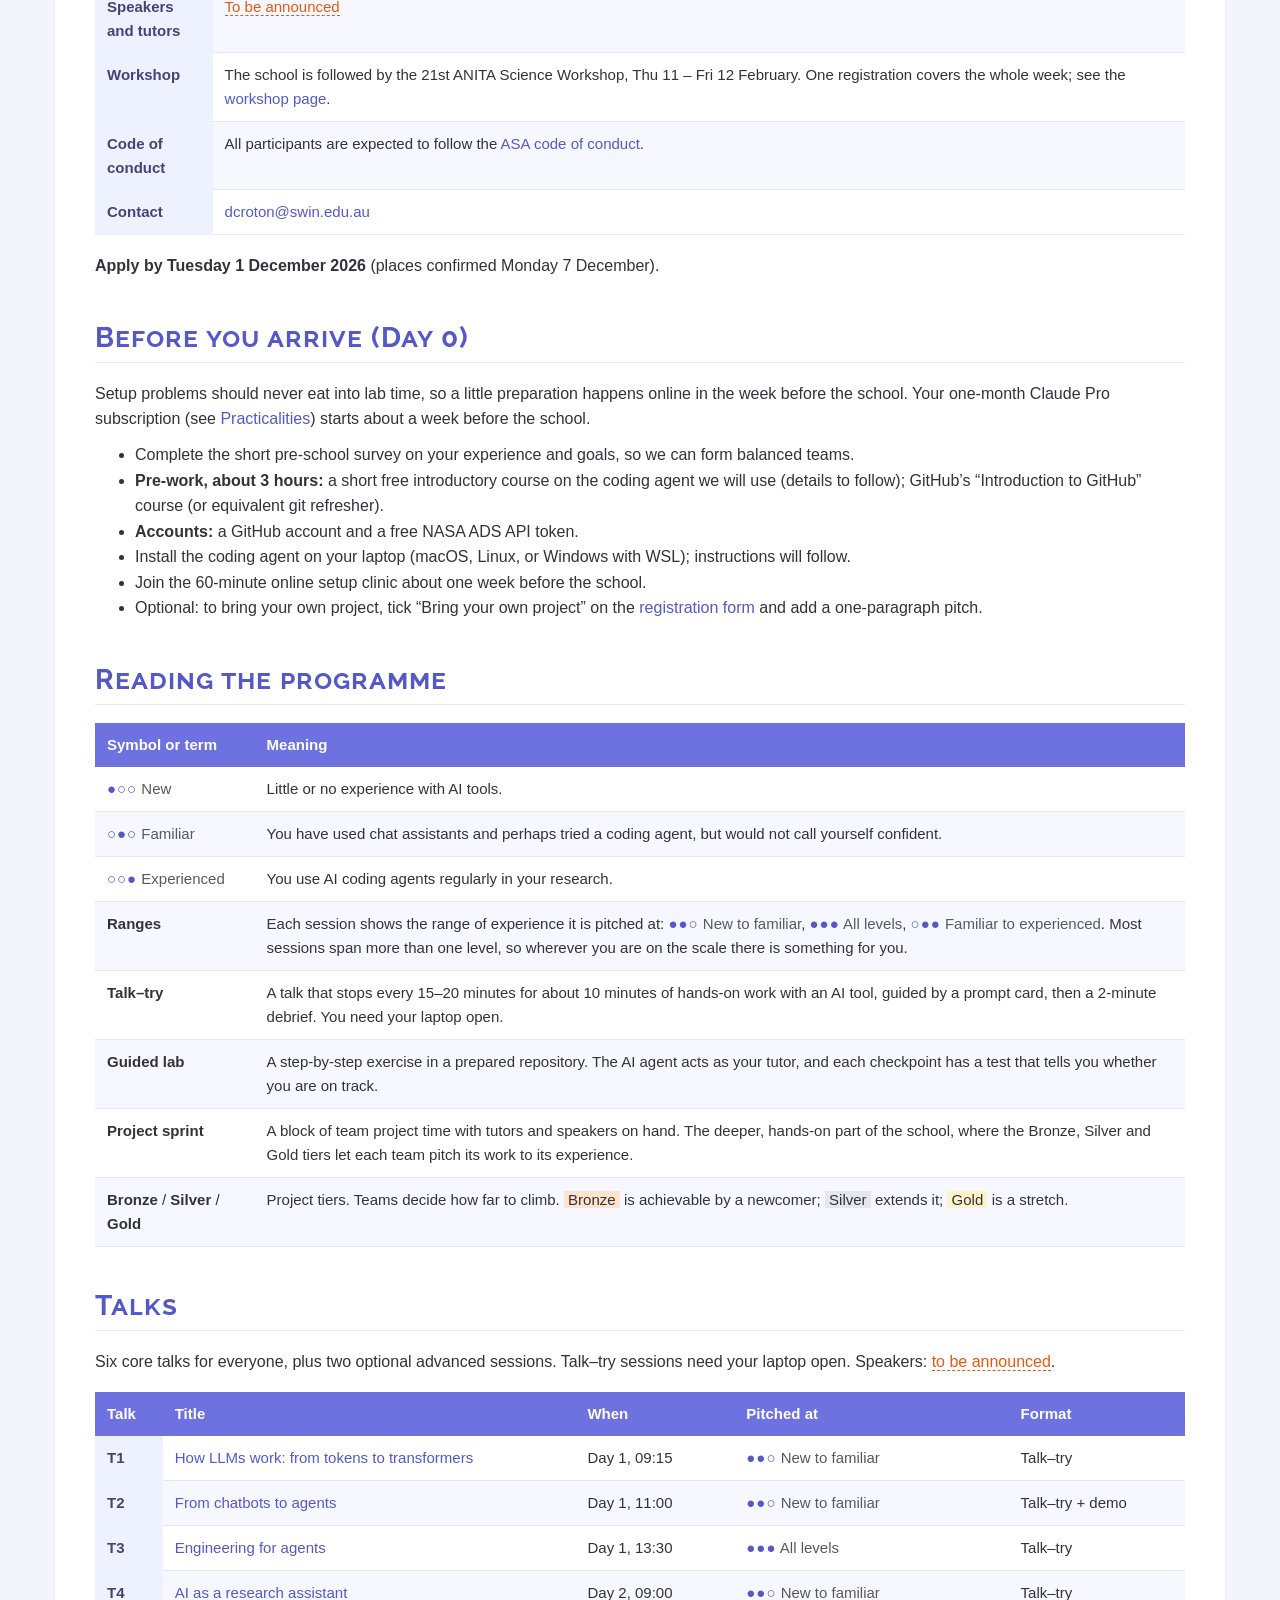
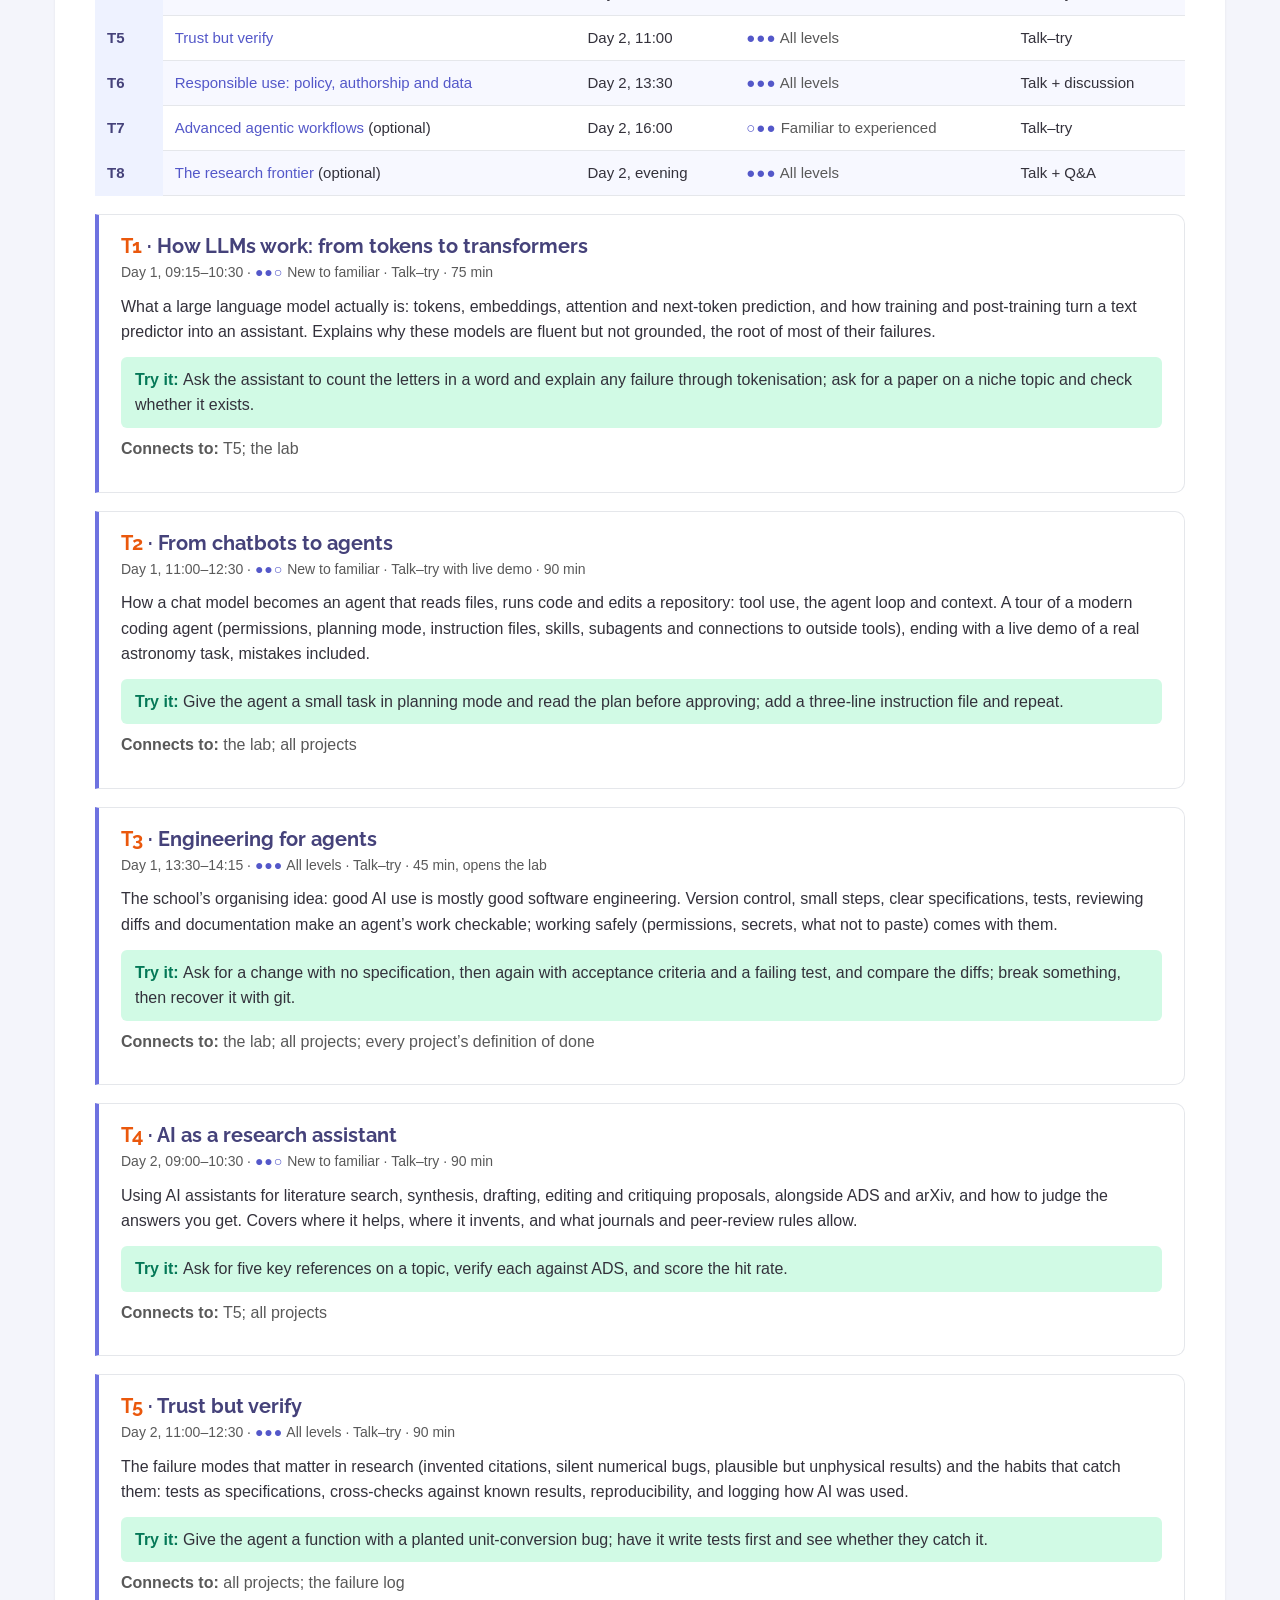
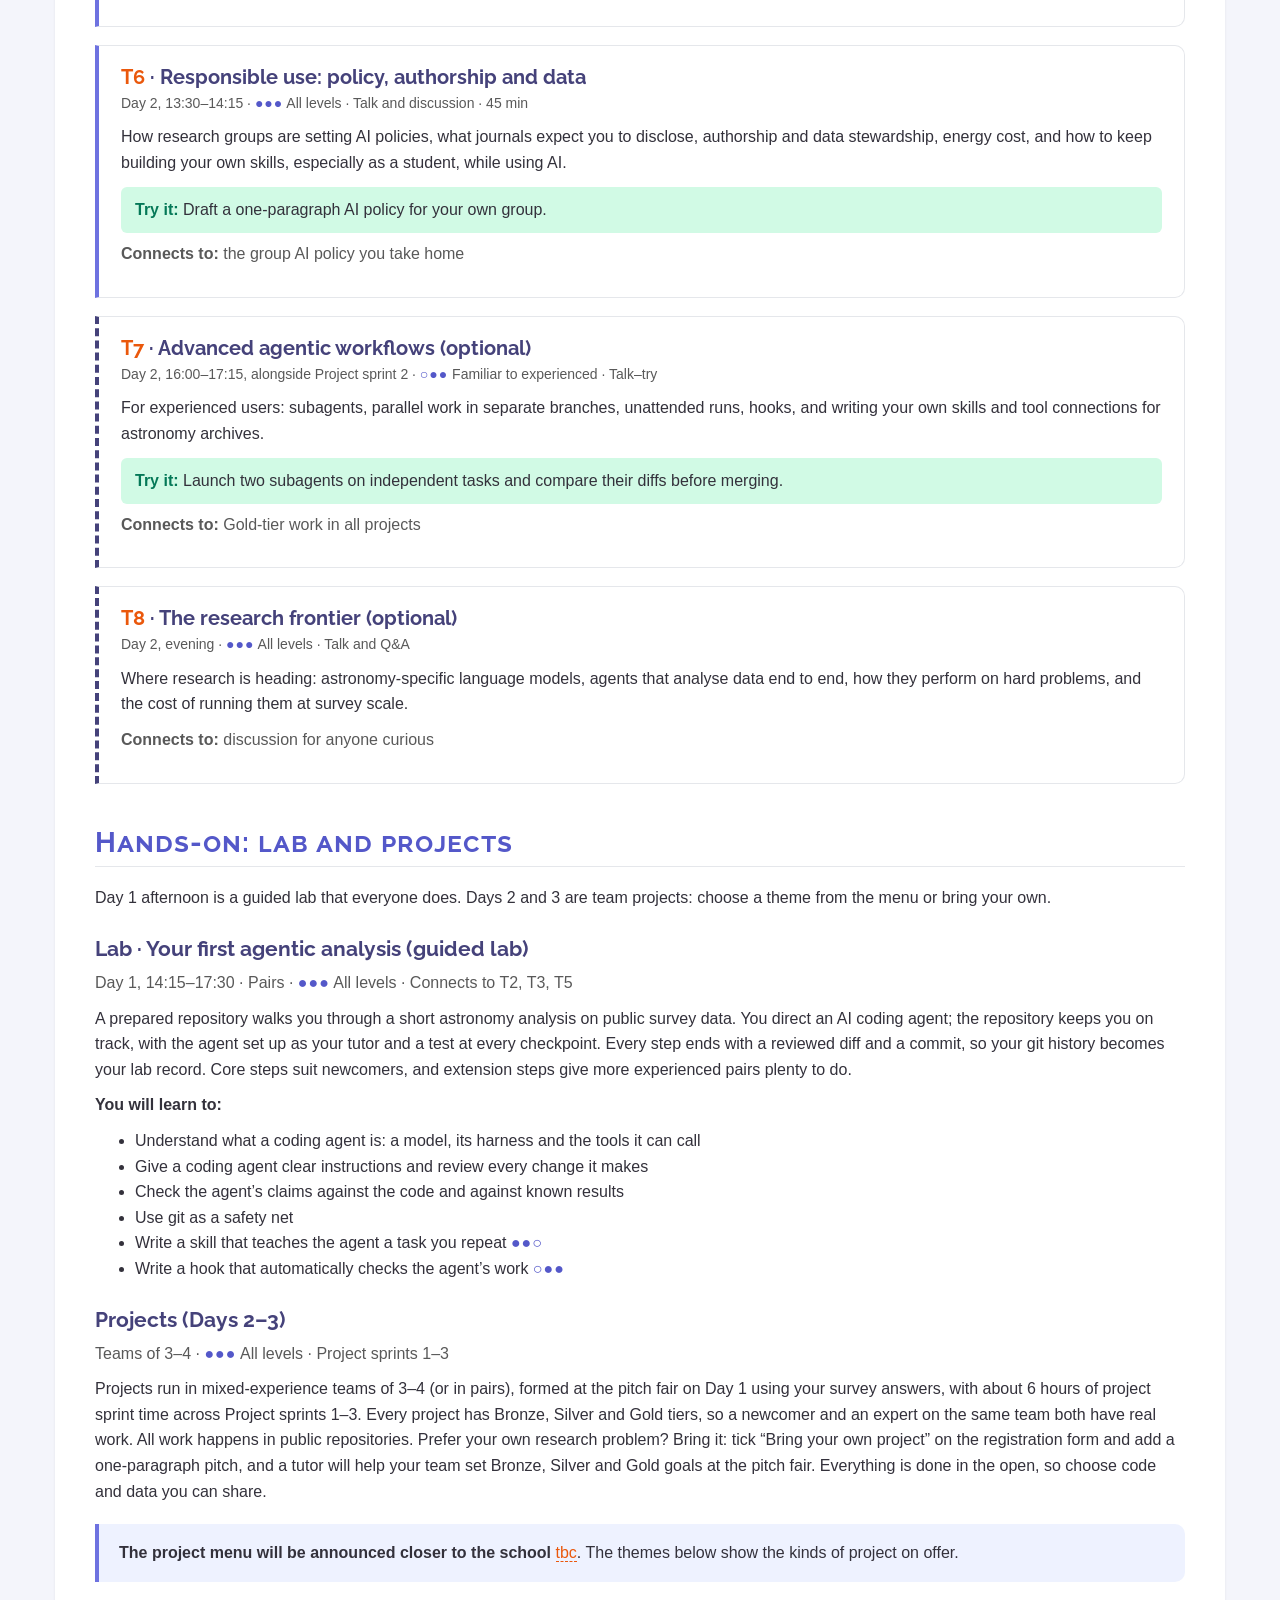
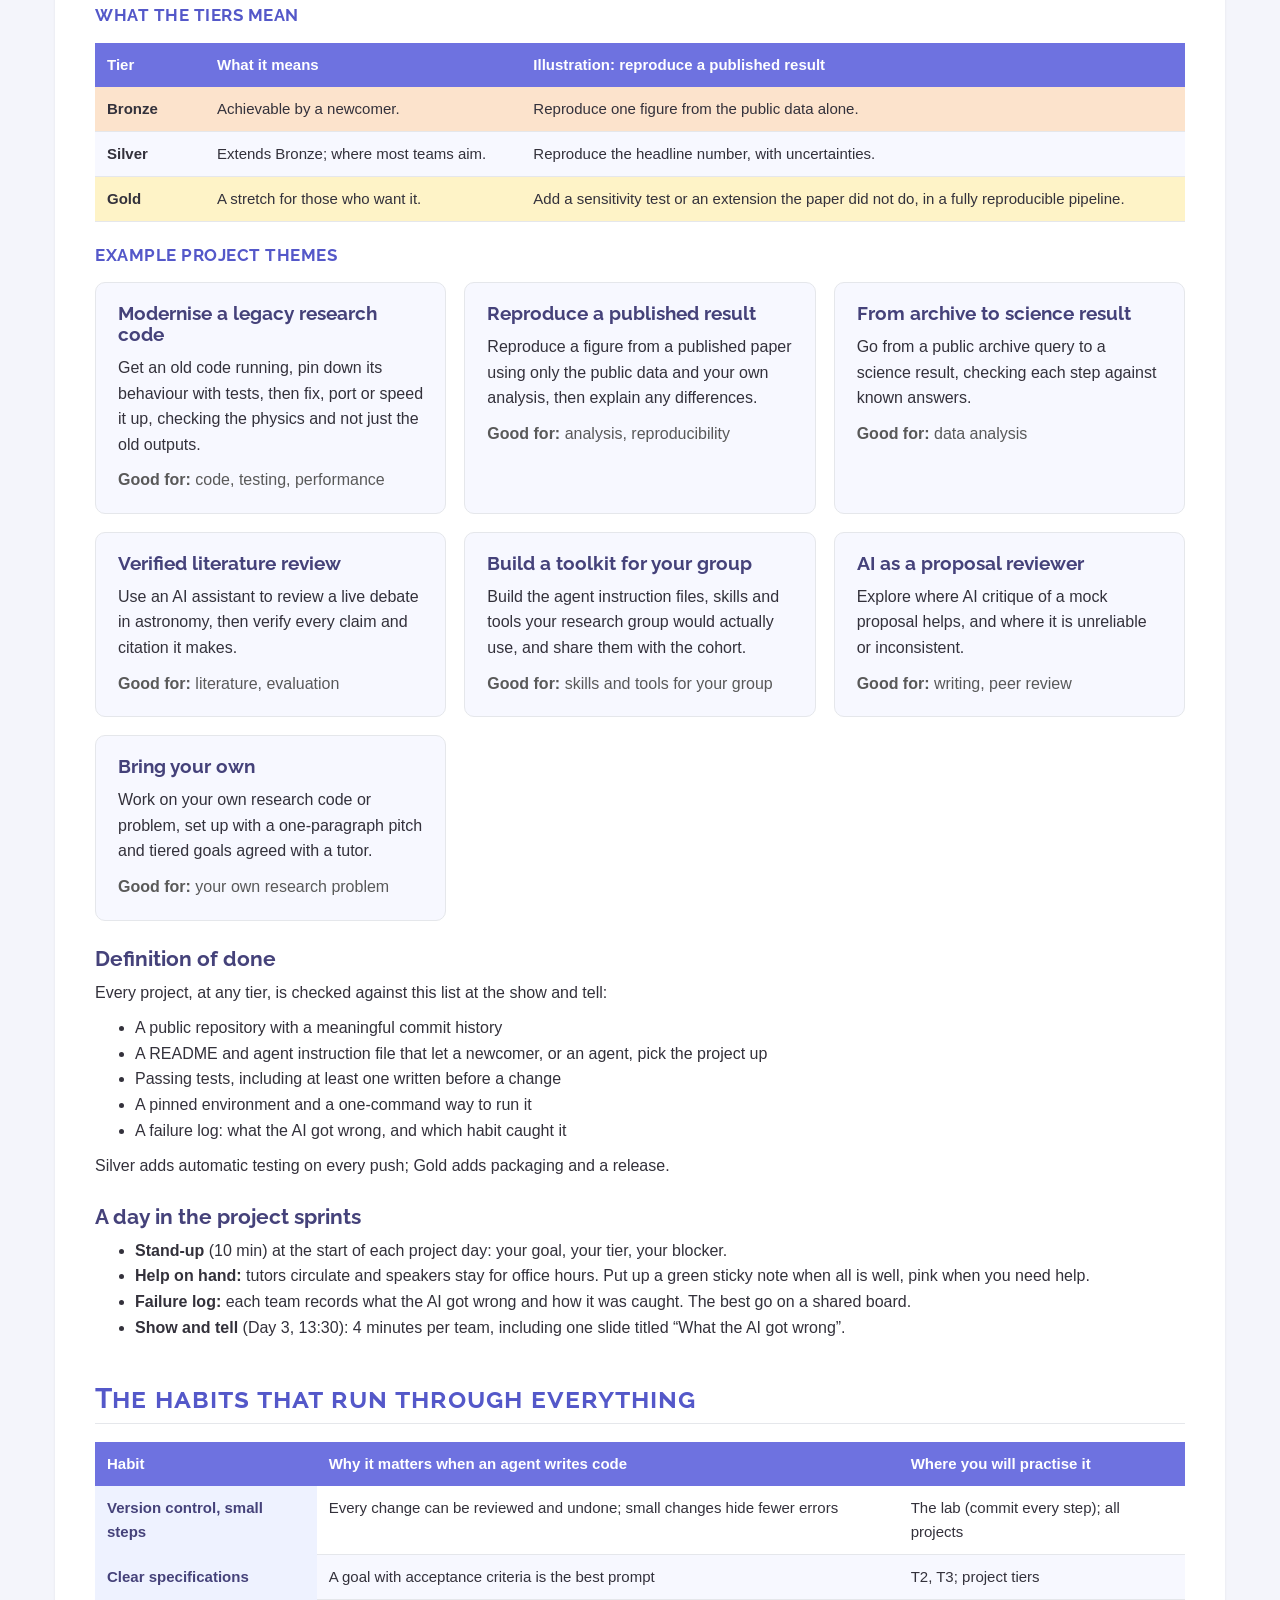
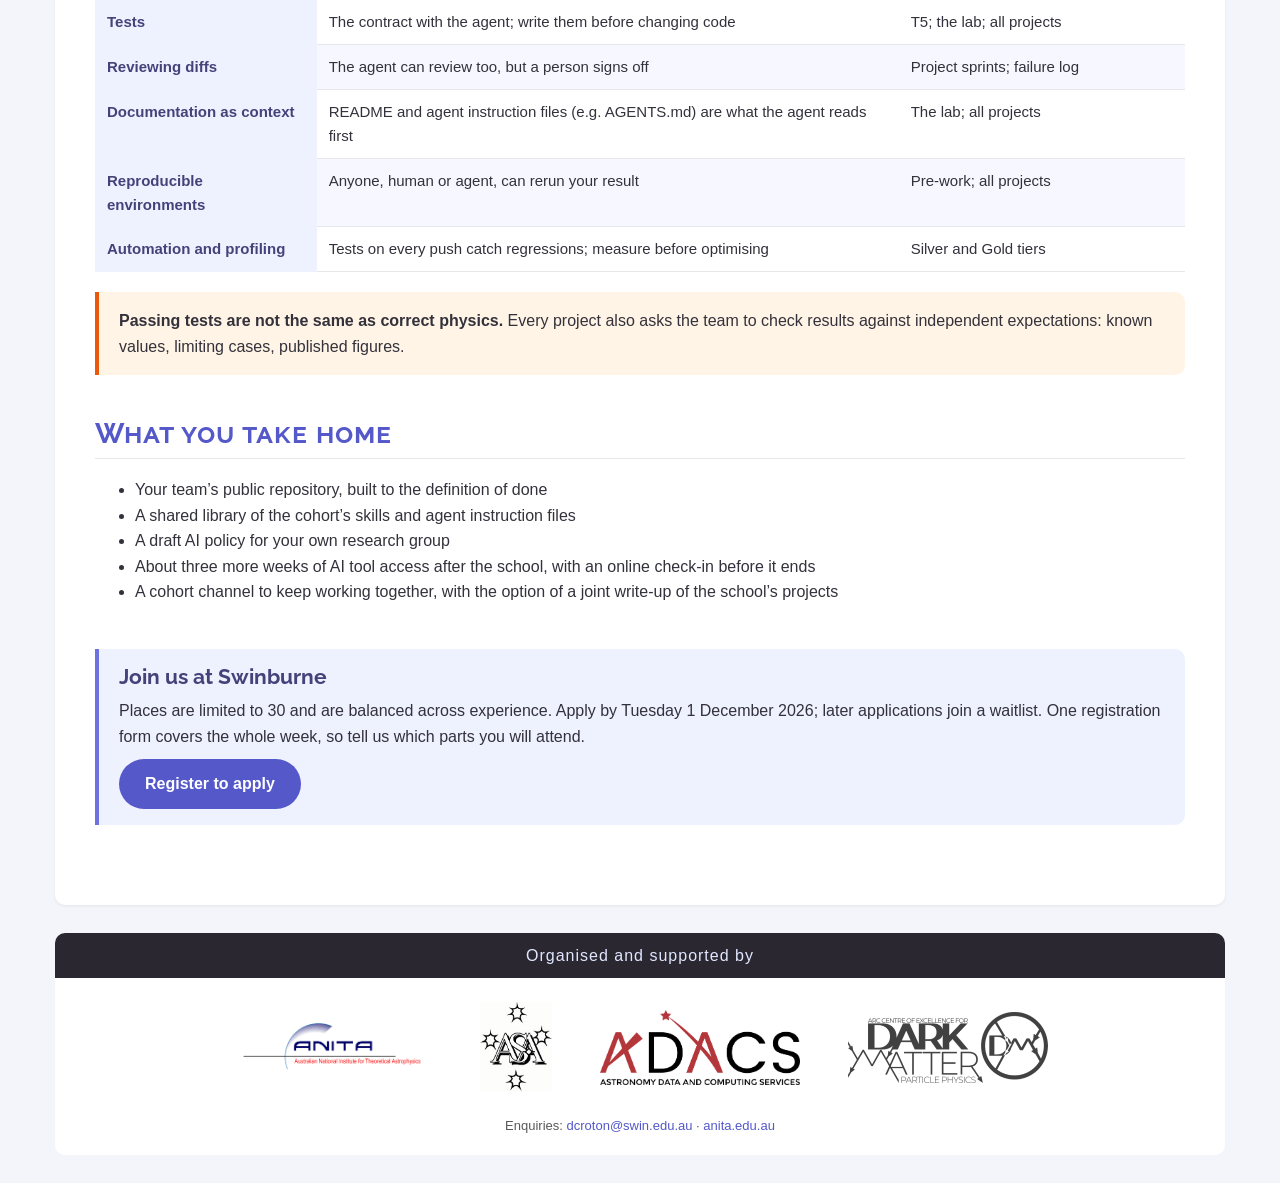
<file: school.html>
<!DOCTYPE html>
<html lang="en">
<head>
    <meta charset="utf-8">
    <meta name="viewport" content="width=device-width, initial-scale=1">
    <title>AI for Astrophysics Summer School programme | ANITA 2027</title>
    <meta name="description" content="Programme for the AI for Astrophysics Summer School, 8-10 February 2027, Swinburne University of Technology, Melbourne: talks, a guided lab and team projects on using AI assistants and coding agents well in astronomy research.">

    <link rel="stylesheet" href="https://fonts.googleapis.com/css?family=Raleway:400,700,800">
    <link rel="stylesheet" href="https://maxcdn.bootstrapcdn.com/bootstrap/3.3.7/css/bootstrap.min.css"
          integrity="sha384-BVYiiSIFeK1dGmJRAkycuHAHRg32OmUcww7on3RYdg4Va+PmSTsz/K68vbdEjh4u" crossorigin="anonymous">
    <link rel="stylesheet" href="stylesheets/styles.css">

    <script src="https://ajax.googleapis.com/ajax/libs/jquery/1.12.4/jquery.min.js"></script>
    <script src="https://maxcdn.bootstrapcdn.com/bootstrap/3.3.7/js/bootstrap.min.js"
            integrity="sha384-Tc5IQib027qvyjSMfHjOMaLkfuWVxZxUPnCJA7l2mCWNIpG9mGCD8wGNIcPD7Txa"
            crossorigin="anonymous"></script>
    <script src="javascripts/w3data.js"></script>
    <script src="javascripts/site.js"></script>
</head>

<body>

<div w3-include-html="snippets/header.html"></div>
<div w3-include-html="snippets/nav.html"></div>

<main class="container main">

    <div class="page-hero">
        <div class="kicker">8&ndash;10 February 2027 &middot; Swinburne University of Technology, Melbourne</div>
        <h1>AI for Astrophysics Summer School</h1>
        <p class="lead">A 2.5-day hands-on school on using AI assistants and coding agents well in astronomy research.</p>
        <ul class="meta-list">
            <li><strong>When</strong> Mon 8 &ndash; Wed 10 February 2027 (Day 3 is a half day, closing 14:30)</li>
            <li><strong>Where</strong> <a href="https://www.swinburne.edu.au/research/facilities-equipment/virtual-universe/">Swinburne Virtual Universe</a>, room ATC103, Swinburne University of Technology, Melbourne</li>
            <li><strong>Who</strong> Astronomers, mainly PhD students to senior postdocs (others welcome to apply)</li>
            <li><strong>Places</strong> 30</li>
            <li><strong>Cost</strong> No registration fee; every participant also receives a one-month Claude Pro subscription</li>
            <li><strong>Apply by</strong> Tuesday 1 December 2026 (places confirmed Monday 7 December; later applications join a waitlist)</li>
        </ul>
        <p class="mt-sm">
            <a class="btn-cta" href="registration.html">Register to apply</a>
            &nbsp;
            <a class="btn-ghost" href="#glance">Programme at a glance</a>
        </p>
    </div>

    <ul class="toc">
        <li><a href="#why">Why this school</a></li>
        <li><a href="#who">Who it is for</a></li>
        <li><a href="#glance">Programme at a glance</a></li>
        <li><a href="#practicalities">Practicalities</a></li>
        <li><a href="#day0">Before you arrive</a></li>
        <li><a href="#key">Reading the programme</a></li>
        <li><a href="#talks">Talks</a></li>
        <li><a href="#hands-on">Hands-on</a></li>
        <li><a href="#habits">Habits</a></li>
        <li><a href="#take-home">What you take home</a></li>
    </ul>

    <section class="section" id="why">
        <h2 class="section-title">Why this school</h2>
        <p>AI assistants have moved from novelty to everyday research tools. They can read a codebase, run analyses, search the literature and draft text. They can also invent citations, introduce silent bugs and produce results that look right but are not. Most astronomers are learning to use them by trial and error, on their own.</p>
        <p>This school gives you a structured, hands-on start: how these models work, how to direct them, and above all how to check their work.</p>
        <div class="callout">
            <h3>Our organising idea</h3>
            <p>Good use of AI is mostly good research-software practice (version control, clear specifications, tests, review and documentation) combined with the scientific judgement only you can bring. These habits make an agent&rsquo;s output checkable, and agents make the habits cheaper to adopt. The habits run through every talk, lab and project.</p>
        </div>
    </section>

    <section class="section" id="who">
        <h2 class="section-title">Who it is for</h2>
        <p>Thirty astronomers, mainly PhD students to senior postdocs; Masters students, research software engineers and academic staff are also welcome to apply. You need basic command-line skills (moving between folders, running commands). No experience with AI tools is required. Places are balanced across experience, with priority to those who will gain the most; experienced users get optional extra talks, stretch goals and a mentoring role.</p>

        <h3>What you will be able to do afterwards</h3>
        <ul>
            <li>Explain how large language models work, and why they fail in the ways they do</li>
            <li>Direct an AI coding agent through a real analysis and review every change it makes</li>
            <li>Use git, tests and clear specifications to keep an agent&rsquo;s work checkable</li>
            <li>Use AI for literature work and writing without importing its errors</li>
            <li>Set out how you, and your research group, will use AI responsibly</li>
        </ul>
    </section>

    <section class="section" id="glance">
        <h2 class="section-title">Programme at a glance</h2>
        <div class="callout callout-warm">
            <p><strong>Draft programme.</strong> The school programme is still coming together and is subject to change: sessions, times and speakers may move as plans are finalised. Items marked <span class="tbc">TBC</span> are still to be confirmed.</p>
        </div>
        <p>Mornings are talks; afternoons are hands-on. Day 1 ends with a guided lab; Days 2 and 3 are team projects, finishing with a show and tell on the afternoon of Day 3.</p>
        <div class="table-wrap">
            <table class="glance">
                <thead>
                    <tr>
                        <th scope="col"><span class="sr-only">Time</span></th>
                        <th scope="col">Day 1 &middot; Mon 8 Feb<small>Understand and use</small></th>
                        <th scope="col">Day 2 &middot; Tue 9 Feb<small>Direct and verify</small></th>
                        <th scope="col">Day 3 &middot; Wed 10 Feb (half day)<small>Finish and share</small></th>
                    </tr>
                </thead>
                <tbody>
                    <tr>
                        <td class="time">09:00&ndash;10:30</td>
                        <td class="slot-talk">
                            <strong>Welcome</strong><br>
                            T1 How LLMs work <span class="lvl l110" title="New to familiar"></span><br>
                            Talk&ndash;try
                        </td>
                        <td class="slot-talk">
                            <strong>T4 AI as a research assistant</strong> <span class="lvl l110" title="New to familiar"></span><br>
                            Talk&ndash;try
                        </td>
                        <td class="slot-hands">
                            <strong>Stand-up</strong>, then<br>
                            <strong>Project sprint 3</strong> <span class="lvl l111" title="All levels"></span>
                        </td>
                    </tr>
                    <tr>
                        <td class="time">10:30&ndash;11:00</td>
                        <td class="slot-break" colspan="3">Morning tea</td>
                    </tr>
                    <tr>
                        <td class="time">11:00&ndash;12:30</td>
                        <td class="slot-talk">
                            <strong>T2 From chatbots to agents</strong> <span class="lvl l110" title="New to familiar"></span><br>
                            Talk&ndash;try with live demo
                        </td>
                        <td class="slot-talk">
                            <strong>T5 Trust but verify</strong> <span class="lvl l111" title="All levels"></span><br>
                            Talk&ndash;try
                        </td>
                        <td class="slot-hands">
                            <strong>Project sprint 3 continues</strong><br>
                            Code freeze at 12:30
                        </td>
                    </tr>
                    <tr>
                        <td class="time">12:30&ndash;13:30</td>
                        <td class="slot-break" colspan="3">Lunch</td>
                    </tr>
                    <tr>
                        <td class="time">13:30&ndash;15:30</td>
                        <td class="slot-hands">
                            <strong>T3 Engineering for agents</strong> <span class="lvl l111" title="All levels"></span><br>
                            Talk&ndash;try, 45 min<br>
                            then the guided <strong>Lab</strong> in pairs <span class="lvl l111" title="All levels"></span>
                        </td>
                        <td class="slot-hands">
                            <strong>T6 Responsible use</strong> <span class="lvl l111" title="All levels"></span><br>
                            45 min<br>
                            then stand-up and <strong>Project sprint 1</strong> <span class="lvl l111" title="All levels"></span>
                        </td>
                        <td class="slot-hands">
                            13:30&ndash;14:30 <strong>Show and tell</strong><br>
                            14:30 Close
                        </td>
                    </tr>
                    <tr>
                        <td class="time">15:30&ndash;16:00</td>
                        <td class="slot-break" colspan="2">Afternoon tea</td>
                        <td class="slot-empty"></td>
                    </tr>
                    <tr>
                        <td class="time">16:00&ndash;17:30</td>
                        <td class="slot-hands">
                            <strong>Lab wrap-up</strong><br>
                            Project pitch fair and team formation
                        </td>
                        <td class="slot-hands">
                            <strong>Project sprint 2</strong> <span class="lvl l111" title="All levels"></span><br>
                            Optional alongside: T7 Advanced agentic workflows <span class="lvl l011" title="Familiar to experienced"></span><br>
                            End-of-day failure log
                        </td>
                        <td class="slot-empty"></td>
                    </tr>
                    <tr>
                        <td class="time">Evening</td>
                        <td class="slot-break">Welcome social</td>
                        <td class="slot-talk">
                            Optional: <strong>T8 The research frontier</strong> <span class="lvl l111" title="All levels"></span><br>
                            Lightning talks and unconference
                        </td>
                        <td class="slot-empty"></td>
                    </tr>
                </tbody>
            </table>
        </div>
        <ul class="legend">
            <li><span class="swatch" style="background: var(--talk);"></span>Talk</li>
            <li><span class="swatch" style="background: var(--hands);"></span>Hands-on: lab or project sprint</li>
            <li><span class="swatch" style="background: var(--break);"></span>Break</li>
        </ul>
        <p class="muted mt-sm">New to terms such as talk&ndash;try or project sprint? See <a href="#key">Reading the programme</a>. Dots show the range of experience each session is pitched at: <span class="lvl l110" data-label="New to familiar"></span>, <span class="lvl l111" data-label="All levels"></span>, <span class="lvl l011" data-label="Familiar to experienced"></span>. Project sprint time totals about 6 hours, so most teams aim for Silver; Gold is there for those who want it.</p>
    </section>

    <section class="section" id="practicalities">
        <h2 class="section-title">Practicalities</h2>
        <div class="table-wrap">
            <table class="table-clean">
                <thead>
                    <tr>
                        <th scope="col">Item</th>
                        <th scope="col">Details</th>
                    </tr>
                </thead>
                <tbody>
                    <tr>
                        <th scope="row">Venue and travel</th>
                        <td>Swinburne Virtual Universe, room ATC103, Hawthorn campus. See <a href="local_info.html">local information</a> for getting there and where to stay.</td>
                    </tr>
                    <tr>
                        <th scope="row">Bring</th>
                        <td>A laptop (macOS, Linux, or Windows with WSL) and its charger.</td>
                    </tr>
                    <tr>
                        <th scope="row">AI tools</th>
                        <td>Every school participant receives a one-month Claude Pro subscription, which includes both the Claude chat assistant and Claude Code, the command-line coding agent, for one month starting about a week before the school. Concepts are taught so they transfer between tools. Use comes with limits that reset every few hours, and heavy agent use can reach them; we will show you how to work within them, and tutors have back-up access.</td>
                    </tr>
                    <tr>
                        <th scope="row">Open science</th>
                        <td>All materials are open source and all project work happens in public repositories. A data policy will be shared before the school; do not put data into AI tools that you could not share publicly.</td>
                    </tr>
                    <tr>
                        <th scope="row">Support</th>
                        <td>Tutors at roughly one per 6&ndash;8 participants, plus a chat channel open from Day 0.</td>
                    </tr>
                    <tr>
                        <th scope="row">Speakers and tutors</th>
                        <td><span class="tbc">To be announced</span></td>
                    </tr>
                    <tr>
                        <th scope="row">Workshop</th>
                        <td>The school is followed by the 21st ANITA Science Workshop, Thu 11 &ndash; Fri 12 February. One registration covers the whole week; see the <a href="workshop.html">workshop page</a>.</td>
                    </tr>
                    <tr>
                        <th scope="row">Code of conduct</th>
                        <td>All participants are expected to follow the <a href="conduct.html">ASA code of conduct</a>.</td>
                    </tr>
                    <tr>
                        <th scope="row">Contact</th>
                        <td><a href="mailto:dcroton@swin.edu.au">dcroton@swin.edu.au</a></td>
                    </tr>
                </tbody>
            </table>
        </div>
        <p class="mt-sm"><strong>Apply by Tuesday 1 December 2026</strong> (places confirmed Monday 7 December).</p>
    </section>

    <section class="section" id="day0">
        <h2 class="section-title">Before you arrive (Day 0)</h2>
        <p>Setup problems should never eat into lab time, so a little preparation happens online in the week before the school. Your one-month Claude Pro subscription (see <a href="#practicalities">Practicalities</a>) starts about a week before the school.</p>
        <ul>
            <li>Complete the short pre-school survey on your experience and goals, so we can form balanced teams.</li>
            <li><strong>Pre-work, about 3 hours:</strong> a short free introductory course on the coding agent we will use (details to follow); GitHub&rsquo;s &ldquo;Introduction to GitHub&rdquo; course (or equivalent git refresher).</li>
            <li><strong>Accounts:</strong> a GitHub account and a free NASA ADS API token.</li>
            <li>Install the coding agent on your laptop (macOS, Linux, or Windows with WSL); instructions will follow.</li>
            <li>Join the 60-minute online setup clinic about one week before the school.</li>
            <li>Optional: to bring your own project, tick &ldquo;Bring your own project&rdquo; on the <a href="registration.html">registration form</a> and add a one-paragraph pitch.</li>
        </ul>
    </section>

    <section class="section" id="key">
        <h2 class="section-title">Reading the programme</h2>
        <div class="table-wrap">
            <table class="table-clean">
                <thead>
                    <tr>
                        <th scope="col">Symbol or term</th>
                        <th scope="col">Meaning</th>
                    </tr>
                </thead>
                <tbody>
                    <tr>
                        <td><span class="lvl l100" data-label="New"></span></td>
                        <td>Little or no experience with AI tools.</td>
                    </tr>
                    <tr>
                        <td><span class="lvl l010" data-label="Familiar"></span></td>
                        <td>You have used chat assistants and perhaps tried a coding agent, but would not call yourself confident.</td>
                    </tr>
                    <tr>
                        <td><span class="lvl l001" data-label="Experienced"></span></td>
                        <td>You use AI coding agents regularly in your research.</td>
                    </tr>
                    <tr>
                        <td><strong>Ranges</strong></td>
                        <td>Each session shows the range of experience it is pitched at: <span class="lvl l110" data-label="New to familiar"></span>, <span class="lvl l111" data-label="All levels"></span>, <span class="lvl l011" data-label="Familiar to experienced"></span>. Most sessions span more than one level, so wherever you are on the scale there is something for you.</td>
                    </tr>
                    <tr>
                        <td><strong>Talk&ndash;try</strong></td>
                        <td>A talk that stops every 15&ndash;20 minutes for about 10 minutes of hands-on work with an AI tool, guided by a prompt card, then a 2-minute debrief. You need your laptop open.</td>
                    </tr>
                    <tr>
                        <td><strong>Guided lab</strong></td>
                        <td>A step-by-step exercise in a prepared repository. The AI agent acts as your tutor, and each checkpoint has a test that tells you whether you are on track.</td>
                    </tr>
                    <tr>
                        <td><strong>Project sprint</strong></td>
                        <td>A block of team project time with tutors and speakers on hand. The deeper, hands-on part of the school, where the Bronze, Silver and Gold tiers let each team pitch its work to its experience.</td>
                    </tr>
                    <tr>
                        <td><strong>Bronze</strong> / <strong>Silver</strong> / <strong>Gold</strong></td>
                        <td>
                            Project tiers. Teams decide how far to climb.
                            <span class="tier-bronze">&nbsp;Bronze&nbsp;</span> is achievable by a newcomer;
                            <span class="tier-silver">&nbsp;Silver&nbsp;</span> extends it;
                            <span class="tier-gold">&nbsp;Gold&nbsp;</span> is a stretch.
                        </td>
                    </tr>
                </tbody>
            </table>
        </div>
    </section>

    <section class="section" id="talks">
        <h2 class="section-title">Talks</h2>
        <p>Six core talks for everyone, plus two optional advanced sessions. Talk&ndash;try sessions need your laptop open. Speakers: <span class="tbc">to be announced</span>.</p>

        <div class="table-wrap">
            <table class="table-clean">
                <thead>
                    <tr>
                        <th scope="col">Talk</th>
                        <th scope="col">Title</th>
                        <th scope="col">When</th>
                        <th scope="col">Pitched at</th>
                        <th scope="col">Format</th>
                    </tr>
                </thead>
                <tbody>
                    <tr>
                        <th scope="row">T1</th>
                        <td><a href="#t1">How LLMs work: from tokens to transformers</a></td>
                        <td>Day 1, 09:15</td>
                        <td><span class="lvl l110" data-label="New to familiar"></span></td>
                        <td>Talk&ndash;try</td>
                    </tr>
                    <tr>
                        <th scope="row">T2</th>
                        <td><a href="#t2">From chatbots to agents</a></td>
                        <td>Day 1, 11:00</td>
                        <td><span class="lvl l110" data-label="New to familiar"></span></td>
                        <td>Talk&ndash;try + demo</td>
                    </tr>
                    <tr>
                        <th scope="row">T3</th>
                        <td><a href="#t3">Engineering for agents</a></td>
                        <td>Day 1, 13:30</td>
                        <td><span class="lvl l111" data-label="All levels"></span></td>
                        <td>Talk&ndash;try</td>
                    </tr>
                    <tr>
                        <th scope="row">T4</th>
                        <td><a href="#t4">AI as a research assistant</a></td>
                        <td>Day 2, 09:00</td>
                        <td><span class="lvl l110" data-label="New to familiar"></span></td>
                        <td>Talk&ndash;try</td>
                    </tr>
                    <tr>
                        <th scope="row">T5</th>
                        <td><a href="#t5">Trust but verify</a></td>
                        <td>Day 2, 11:00</td>
                        <td><span class="lvl l111" data-label="All levels"></span></td>
                        <td>Talk&ndash;try</td>
                    </tr>
                    <tr>
                        <th scope="row">T6</th>
                        <td><a href="#t6">Responsible use: policy, authorship and data</a></td>
                        <td>Day 2, 13:30</td>
                        <td><span class="lvl l111" data-label="All levels"></span></td>
                        <td>Talk + discussion</td>
                    </tr>
                    <tr>
                        <th scope="row">T7</th>
                        <td><a href="#t7">Advanced agentic workflows</a> (optional)</td>
                        <td>Day 2, 16:00</td>
                        <td><span class="lvl l011" data-label="Familiar to experienced"></span></td>
                        <td>Talk&ndash;try</td>
                    </tr>
                    <tr>
                        <th scope="row">T8</th>
                        <td><a href="#t8">The research frontier</a> (optional)</td>
                        <td>Day 2, evening</td>
                        <td><span class="lvl l111" data-label="All levels"></span></td>
                        <td>Talk + Q&amp;A</td>
                    </tr>
                </tbody>
            </table>
        </div>

        <div class="talk" id="t1">
            <h3><span class="code">T1</span> &middot; How LLMs work: from tokens to transformers</h3>
            <div class="talk-meta">Day 1, 09:15&ndash;10:30 &middot; <span class="lvl l110" data-label="New to familiar"></span> &middot; Talk&ndash;try &middot; 75 min</div>
            <p>What a large language model actually is: tokens, embeddings, attention and next-token prediction, and how training and post-training turn a text predictor into an assistant. Explains why these models are fluent but not grounded, the root of most of their failures.</p>
            <p class="try-it">Ask the assistant to count the letters in a word and explain any failure through tokenisation; ask for a paper on a niche topic and check whether it exists.</p>
            <p class="connects"><strong>Connects to:</strong> T5; the lab</p>
        </div>

        <div class="talk" id="t2">
            <h3><span class="code">T2</span> &middot; From chatbots to agents</h3>
            <div class="talk-meta">Day 1, 11:00&ndash;12:30 &middot; <span class="lvl l110" data-label="New to familiar"></span> &middot; Talk&ndash;try with live demo &middot; 90 min</div>
            <p>How a chat model becomes an agent that reads files, runs code and edits a repository: tool use, the agent loop and context. A tour of a modern coding agent (permissions, planning mode, instruction files, skills, subagents and connections to outside tools), ending with a live demo of a real astronomy task, mistakes included.</p>
            <p class="try-it">Give the agent a small task in planning mode and read the plan before approving; add a three-line instruction file and repeat.</p>
            <p class="connects"><strong>Connects to:</strong> the lab; all projects</p>
        </div>

        <div class="talk" id="t3">
            <h3><span class="code">T3</span> &middot; Engineering for agents</h3>
            <div class="talk-meta">Day 1, 13:30&ndash;14:15 &middot; <span class="lvl l111" data-label="All levels"></span> &middot; Talk&ndash;try &middot; 45 min, opens the lab</div>
            <p>The school&rsquo;s organising idea: good AI use is mostly good software engineering. Version control, small steps, clear specifications, tests, reviewing diffs and documentation make an agent&rsquo;s work checkable; working safely (permissions, secrets, what not to paste) comes with them.</p>
            <p class="try-it">Ask for a change with no specification, then again with acceptance criteria and a failing test, and compare the diffs; break something, then recover it with git.</p>
            <p class="connects"><strong>Connects to:</strong> the lab; all projects; every project&rsquo;s definition of done</p>
        </div>

        <div class="talk" id="t4">
            <h3><span class="code">T4</span> &middot; AI as a research assistant</h3>
            <div class="talk-meta">Day 2, 09:00&ndash;10:30 &middot; <span class="lvl l110" data-label="New to familiar"></span> &middot; Talk&ndash;try &middot; 90 min</div>
            <p>Using AI assistants for literature search, synthesis, drafting, editing and critiquing proposals, alongside ADS and arXiv, and how to judge the answers you get. Covers where it helps, where it invents, and what journals and peer-review rules allow.</p>
            <p class="try-it">Ask for five key references on a topic, verify each against ADS, and score the hit rate.</p>
            <p class="connects"><strong>Connects to:</strong> T5; all projects</p>
        </div>

        <div class="talk" id="t5">
            <h3><span class="code">T5</span> &middot; Trust but verify</h3>
            <div class="talk-meta">Day 2, 11:00&ndash;12:30 &middot; <span class="lvl l111" data-label="All levels"></span> &middot; Talk&ndash;try &middot; 90 min</div>
            <p>The failure modes that matter in research (invented citations, silent numerical bugs, plausible but unphysical results) and the habits that catch them: tests as specifications, cross-checks against known results, reproducibility, and logging how AI was used.</p>
            <p class="try-it">Give the agent a function with a planted unit-conversion bug; have it write tests first and see whether they catch it.</p>
            <p class="connects"><strong>Connects to:</strong> all projects; the failure log</p>
        </div>

        <div class="talk" id="t6">
            <h3><span class="code">T6</span> &middot; Responsible use: policy, authorship and data</h3>
            <div class="talk-meta">Day 2, 13:30&ndash;14:15 &middot; <span class="lvl l111" data-label="All levels"></span> &middot; Talk and discussion &middot; 45 min</div>
            <p>How research groups are setting AI policies, what journals expect you to disclose, authorship and data stewardship, energy cost, and how to keep building your own skills, especially as a student, while using AI.</p>
            <p class="try-it">Draft a one-paragraph AI policy for your own group.</p>
            <p class="connects"><strong>Connects to:</strong> the group AI policy you take home</p>
        </div>

        <div class="talk optional" id="t7">
            <h3><span class="code">T7</span> &middot; Advanced agentic workflows (optional)</h3>
            <div class="talk-meta">Day 2, 16:00&ndash;17:15, alongside Project sprint 2 &middot; <span class="lvl l011" data-label="Familiar to experienced"></span> &middot; Talk&ndash;try</div>
            <p>For experienced users: subagents, parallel work in separate branches, unattended runs, hooks, and writing your own skills and tool connections for astronomy archives.</p>
            <p class="try-it">Launch two subagents on independent tasks and compare their diffs before merging.</p>
            <p class="connects"><strong>Connects to:</strong> Gold-tier work in all projects</p>
        </div>

        <div class="talk optional" id="t8">
            <h3><span class="code">T8</span> &middot; The research frontier (optional)</h3>
            <div class="talk-meta">Day 2, evening &middot; <span class="lvl l111" data-label="All levels"></span> &middot; Talk and Q&amp;A</div>
            <p>Where research is heading: astronomy-specific language models, agents that analyse data end to end, how they perform on hard problems, and the cost of running them at survey scale.</p>
            <p class="connects"><strong>Connects to:</strong> discussion for anyone curious</p>
        </div>
    </section>

    <section class="section" id="hands-on">
        <h2 class="section-title">Hands-on: lab and projects</h2>
        <p>Day 1 afternoon is a guided lab that everyone does. Days 2 and 3 are team projects: choose a theme from the menu or bring your own.</p>

        <h3>Lab &middot; Your first agentic analysis (guided lab)</h3>
        <p class="muted">Day 1, 14:15&ndash;17:30 &middot; Pairs &middot; <span class="lvl l111" data-label="All levels"></span> &middot; Connects to T2, T3, T5</p>
        <p>A prepared repository walks you through a short astronomy analysis on public survey data. You direct an AI coding agent; the repository keeps you on track, with the agent set up as your tutor and a test at every checkpoint. Every step ends with a reviewed diff and a commit, so your git history becomes your lab record. Core steps suit newcomers, and extension steps give more experienced pairs plenty to do.</p>
        <p><strong>You will learn to:</strong></p>
        <ul>
            <li>Understand what a coding agent is: a model, its harness and the tools it can call</li>
            <li>Give a coding agent clear instructions and review every change it makes</li>
            <li>Check the agent&rsquo;s claims against the code and against known results</li>
            <li>Use git as a safety net</li>
            <li>Write a skill that teaches the agent a task you repeat <span class="lvl l110" title="New to familiar"></span></li>
            <li>Write a hook that automatically checks the agent&rsquo;s work <span class="lvl l011" title="Familiar to experienced"></span></li>
        </ul>
        <h3>Projects (Days 2&ndash;3)</h3>
        <p class="muted">Teams of 3&ndash;4 &middot; <span class="lvl l111" data-label="All levels"></span> &middot; Project sprints 1&ndash;3</p>
        <p>Projects run in mixed-experience teams of 3&ndash;4 (or in pairs), formed at the pitch fair on Day 1 using your survey answers, with about 6 hours of project sprint time across Project sprints 1&ndash;3. Every project has Bronze, Silver and Gold tiers, so a newcomer and an expert on the same team both have real work. All work happens in public repositories. Prefer your own research problem? Bring it: tick &ldquo;Bring your own project&rdquo; on the registration form and add a one-paragraph pitch, and a tutor will help your team set Bronze, Silver and Gold goals at the pitch fair. Everything is done in the open, so choose code and data you can share.</p>

        <div class="callout">
            <p><strong>The project menu will be announced closer to the school</strong> <span class="tbc">tbc</span>. The themes below show the kinds of project on offer.</p>
        </div>

        <h4>What the tiers mean</h4>
        <div class="table-wrap">
            <table class="table-clean tier-table">
                <thead>
                    <tr>
                        <th scope="col">Tier</th>
                        <th scope="col">What it means</th>
                        <th scope="col">Illustration: reproduce a published result</th>
                    </tr>
                </thead>
                <tbody>
                    <tr>
                        <td class="tier-bronze">Bronze</td>
                        <td class="tier-bronze">Achievable by a newcomer.</td>
                        <td class="tier-bronze">Reproduce one figure from the public data alone.</td>
                    </tr>
                    <tr>
                        <td class="tier-silver">Silver</td>
                        <td class="tier-silver">Extends Bronze; where most teams aim.</td>
                        <td class="tier-silver">Reproduce the headline number, with uncertainties.</td>
                    </tr>
                    <tr>
                        <td class="tier-gold">Gold</td>
                        <td class="tier-gold">A stretch for those who want it.</td>
                        <td class="tier-gold">Add a sensitivity test or an extension the paper did not do, in a fully reproducible pipeline.</td>
                    </tr>
                </tbody>
            </table>
        </div>

        <h4>Example project themes</h4>
        <div class="card-grid">
            <div class="card">
                <h3>Modernise a legacy research code</h3>
                <p>Get an old code running, pin down its behaviour with tests, then fix, port or speed it up, checking the physics and not just the old outputs.</p>
                <p class="connects"><strong>Good for:</strong> code, testing, performance</p>
            </div>
            <div class="card">
                <h3>Reproduce a published result</h3>
                <p>Reproduce a figure from a published paper using only the public data and your own analysis, then explain any differences.</p>
                <p class="connects"><strong>Good for:</strong> analysis, reproducibility</p>
            </div>
            <div class="card">
                <h3>From archive to science result</h3>
                <p>Go from a public archive query to a science result, checking each step against known answers.</p>
                <p class="connects"><strong>Good for:</strong> data analysis</p>
            </div>
            <div class="card">
                <h3>Verified literature review</h3>
                <p>Use an AI assistant to review a live debate in astronomy, then verify every claim and citation it makes.</p>
                <p class="connects"><strong>Good for:</strong> literature, evaluation</p>
            </div>
            <div class="card">
                <h3>Build a toolkit for your group</h3>
                <p>Build the agent instruction files, skills and tools your research group would actually use, and share them with the cohort.</p>
                <p class="connects"><strong>Good for:</strong> skills and tools for your group</p>
            </div>
            <div class="card">
                <h3>AI as a proposal reviewer</h3>
                <p>Explore where AI critique of a mock proposal helps, and where it is unreliable or inconsistent.</p>
                <p class="connects"><strong>Good for:</strong> writing, peer review</p>
            </div>
            <div class="card">
                <h3>Bring your own</h3>
                <p>Work on your own research code or problem, set up with a one-paragraph pitch and tiered goals agreed with a tutor.</p>
                <p class="connects"><strong>Good for:</strong> your own research problem</p>
            </div>
        </div>

        <h3>Definition of done</h3>
        <p>Every project, at any tier, is checked against this list at the show and tell:</p>
        <ul>
            <li>A public repository with a meaningful commit history</li>
            <li>A README and agent instruction file that let a newcomer, or an agent, pick the project up</li>
            <li>Passing tests, including at least one written before a change</li>
            <li>A pinned environment and a one-command way to run it</li>
            <li>A failure log: what the AI got wrong, and which habit caught it</li>
        </ul>
        <p>Silver adds automatic testing on every push; Gold adds packaging and a release.</p>

        <h3>A day in the project sprints</h3>
        <ul>
            <li><strong>Stand-up</strong> (10 min) at the start of each project day: your goal, your tier, your blocker.</li>
            <li><strong>Help on hand:</strong> tutors circulate and speakers stay for office hours. Put up a green sticky note when all is well, pink when you need help.</li>
            <li><strong>Failure log:</strong> each team records what the AI got wrong and how it was caught. The best go on a shared board.</li>
            <li><strong>Show and tell</strong> (Day 3, 13:30): 4 minutes per team, including one slide titled &ldquo;What the AI got wrong&rdquo;.</li>
        </ul>
    </section>

    <section class="section" id="habits">
        <h2 class="section-title">The habits that run through everything</h2>
        <div class="table-wrap">
            <table class="table-clean">
                <thead>
                    <tr>
                        <th scope="col">Habit</th>
                        <th scope="col">Why it matters when an agent writes code</th>
                        <th scope="col">Where you will practise it</th>
                    </tr>
                </thead>
                <tbody>
                    <tr>
                        <th scope="row">Version control, small steps</th>
                        <td>Every change can be reviewed and undone; small changes hide fewer errors</td>
                        <td>The lab (commit every step); all projects</td>
                    </tr>
                    <tr>
                        <th scope="row">Clear specifications</th>
                        <td>A goal with acceptance criteria is the best prompt</td>
                        <td>T2, T3; project tiers</td>
                    </tr>
                    <tr>
                        <th scope="row">Tests</th>
                        <td>The contract with the agent; write them before changing code</td>
                        <td>T5; the lab; all projects</td>
                    </tr>
                    <tr>
                        <th scope="row">Reviewing diffs</th>
                        <td>The agent can review too, but a person signs off</td>
                        <td>Project sprints; failure log</td>
                    </tr>
                    <tr>
                        <th scope="row">Documentation as context</th>
                        <td>README and agent instruction files (e.g. AGENTS.md) are what the agent reads first</td>
                        <td>The lab; all projects</td>
                    </tr>
                    <tr>
                        <th scope="row">Reproducible environments</th>
                        <td>Anyone, human or agent, can rerun your result</td>
                        <td>Pre-work; all projects</td>
                    </tr>
                    <tr>
                        <th scope="row">Automation and profiling</th>
                        <td>Tests on every push catch regressions; measure before optimising</td>
                        <td>Silver and Gold tiers</td>
                    </tr>
                </tbody>
            </table>
        </div>
        <div class="callout callout-warm">
            <p><strong>Passing tests are not the same as correct physics.</strong> Every project also asks the team to check results against independent expectations: known values, limiting cases, published figures.</p>
        </div>
    </section>

    <section class="section" id="take-home">
        <h2 class="section-title">What you take home</h2>
        <ul>
            <li>Your team&rsquo;s public repository, built to the definition of done</li>
            <li>A shared library of the cohort&rsquo;s skills and agent instruction files</li>
            <li>A draft AI policy for your own research group</li>
            <li>About three more weeks of AI tool access after the school, with an online check-in before it ends</li>
            <li>A cohort channel to keep working together, with the option of a joint write-up of the school&rsquo;s projects</li>
        </ul>
    </section>

    <section class="section">
        <div class="callout">
            <h3>Join us at Swinburne</h3>
            <p>Places are limited to 30 and are balanced across experience. Apply by Tuesday 1 December 2026; later applications join a waitlist. One registration form covers the whole week, so tell us which parts you will attend.</p>
            <p><a class="btn-cta" href="registration.html">Register to apply</a></p>
        </div>
    </section>

</main>

<div class="container footer" w3-include-html="snippets/footer.html"></div>

</body>
</html>
</file>
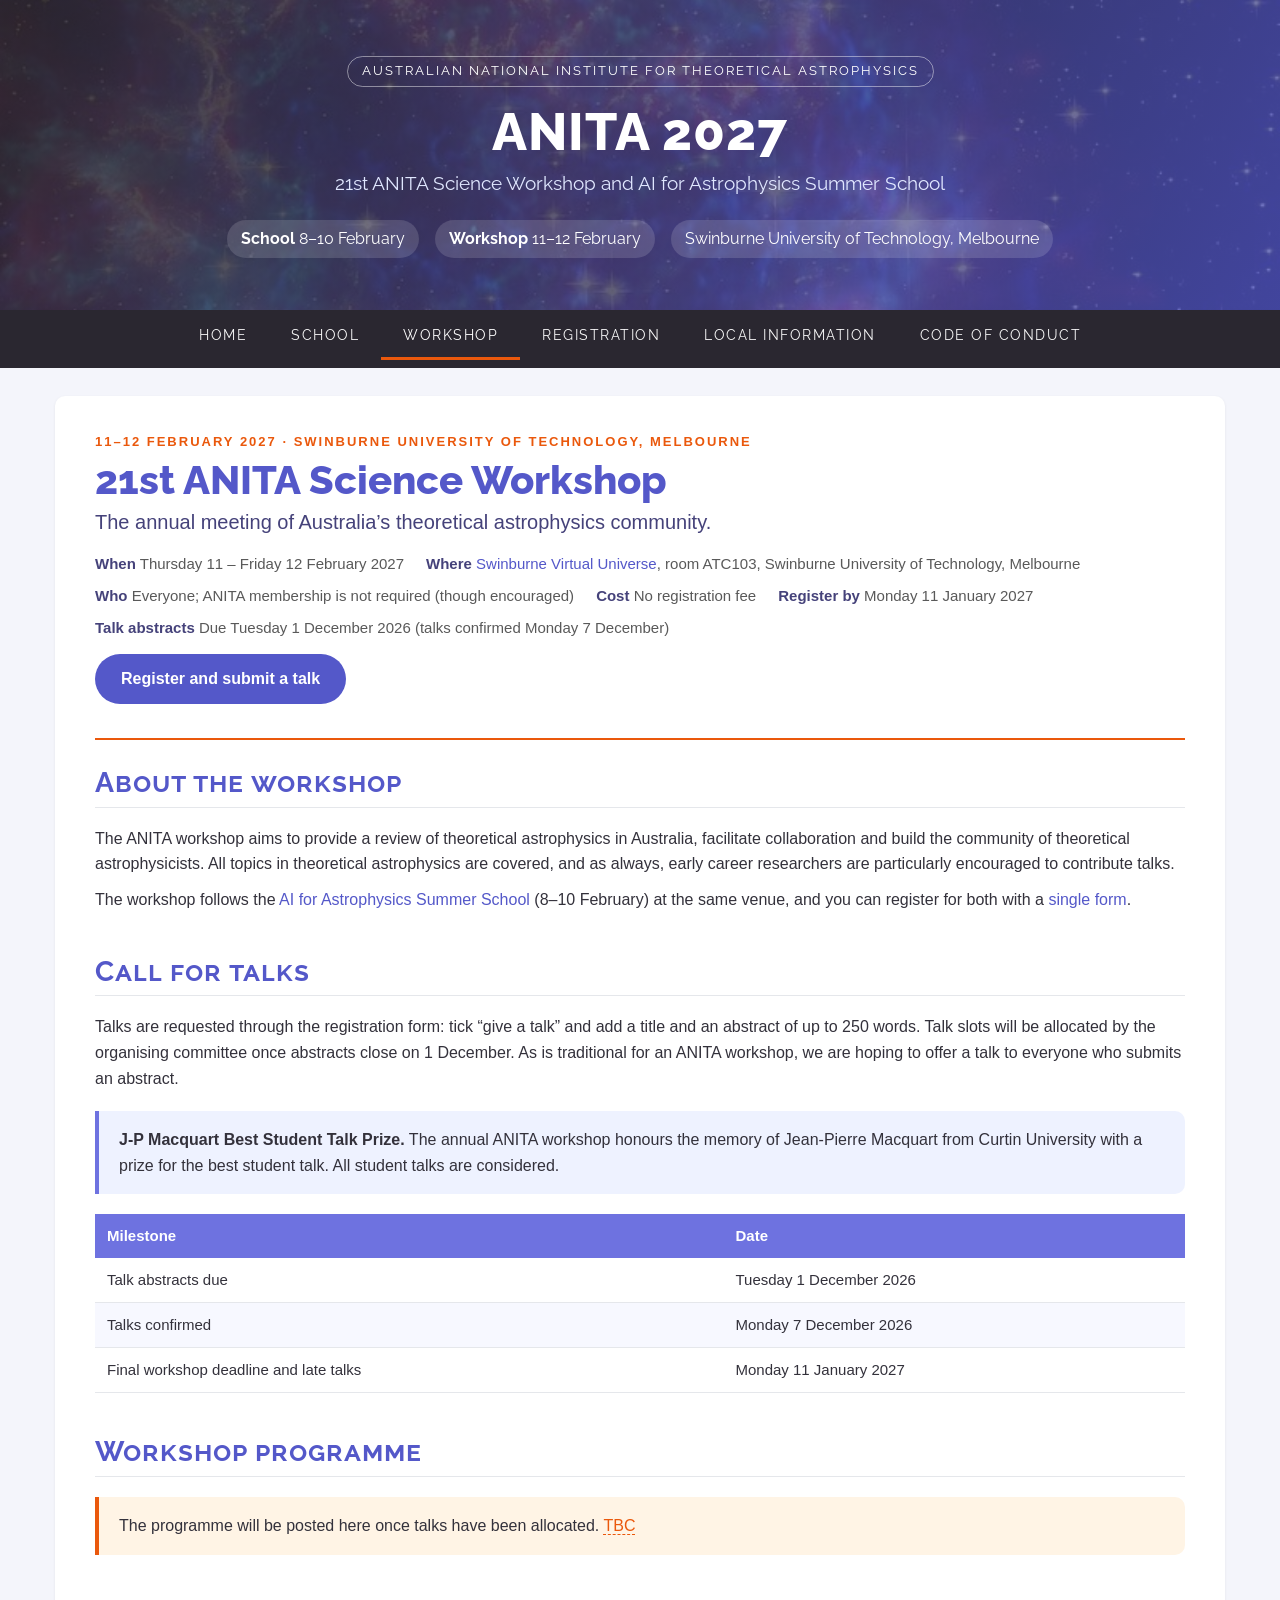
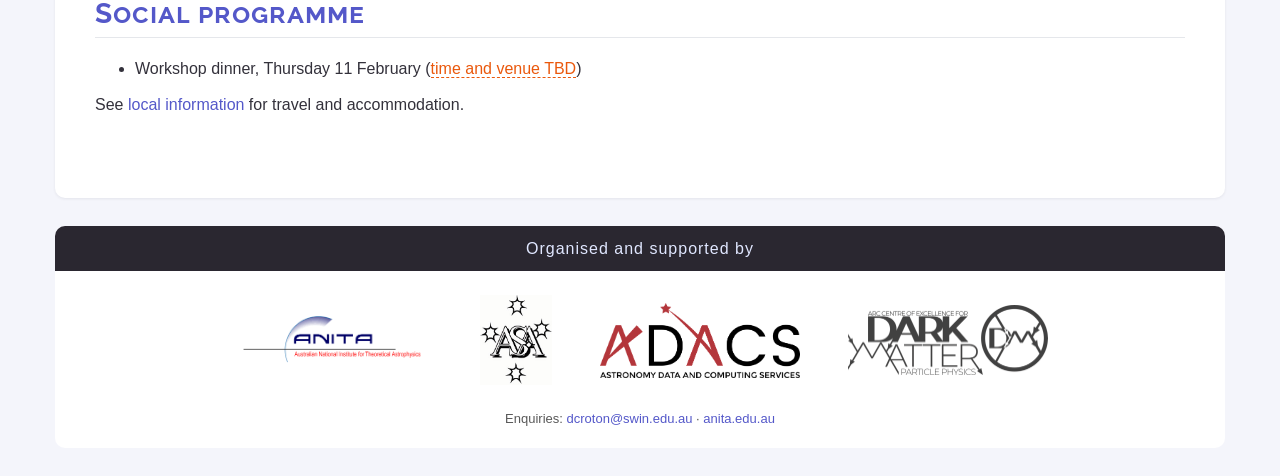
<file: workshop.html>
<!DOCTYPE html>
<html lang="en">
<head>
    <meta charset="utf-8">
    <meta name="viewport" content="width=device-width, initial-scale=1">
    <title>21st ANITA Science Workshop | ANITA 2027</title>
    <meta name="description" content="The 21st ANITA Science Workshop, 11-12 February 2027, Swinburne University of Technology, Melbourne.">

    <link rel="stylesheet" href="https://fonts.googleapis.com/css?family=Raleway:400,700,800">
    <link rel="stylesheet" href="https://maxcdn.bootstrapcdn.com/bootstrap/3.3.7/css/bootstrap.min.css"
          integrity="sha384-BVYiiSIFeK1dGmJRAkycuHAHRg32OmUcww7on3RYdg4Va+PmSTsz/K68vbdEjh4u" crossorigin="anonymous">
    <link rel="stylesheet" href="stylesheets/styles.css">

    <script src="https://ajax.googleapis.com/ajax/libs/jquery/1.12.4/jquery.min.js"></script>
    <script src="https://maxcdn.bootstrapcdn.com/bootstrap/3.3.7/js/bootstrap.min.js"
            integrity="sha384-Tc5IQib027qvyjSMfHjOMaLkfuWVxZxUPnCJA7l2mCWNIpG9mGCD8wGNIcPD7Txa"
            crossorigin="anonymous"></script>
    <script src="javascripts/w3data.js"></script>
    <script src="javascripts/site.js"></script>
</head>

<body>

<div w3-include-html="snippets/header.html"></div>
<div w3-include-html="snippets/nav.html"></div>

<main class="container main">

    <div class="page-hero">
        <div class="kicker">11&ndash;12 February 2027 &middot; Swinburne University of Technology, Melbourne</div>
        <h1>21st ANITA Science Workshop</h1>
        <p class="lead">The annual meeting of Australia&rsquo;s theoretical astrophysics community.</p>
        <ul class="meta-list">
            <li><strong>When</strong> Thursday 11 &ndash; Friday 12 February 2027</li>
            <li><strong>Where</strong> <a href="https://www.swinburne.edu.au/research/facilities-equipment/virtual-universe/">Swinburne Virtual Universe</a>, room ATC103, Swinburne University of Technology, Melbourne</li>
            <li><strong>Who</strong> Everyone; ANITA membership is not required (though encouraged)</li>
            <li><strong>Cost</strong> No registration fee</li>
            <li><strong>Register by</strong> Monday 11 January 2027</li>
            <li><strong>Talk abstracts</strong> Due Tuesday 1 December 2026 (talks confirmed Monday 7 December)</li>
        </ul>
        <p class="mt-sm">
            <a class="btn-cta" href="registration.html">Register and submit a talk</a>
        </p>
    </div>

    <section class="section">
        <h2 class="section-title">About the workshop</h2>
        <p>The ANITA workshop aims to provide a review of theoretical astrophysics in Australia, facilitate collaboration and build the community of theoretical astrophysicists. All topics in theoretical astrophysics are covered, and as always, early career researchers are particularly encouraged to contribute talks.</p>
        <p>The workshop follows the <a href="school.html">AI for Astrophysics Summer School</a> (8&ndash;10 February) at the same venue, and you can register for both with a <a href="registration.html">single form</a>.</p>
    </section>

    <section class="section">
        <h2 class="section-title">Call for talks</h2>
        <p>Talks are requested through the registration form: tick &ldquo;give a talk&rdquo; and add a title and an abstract of up to 250 words. Talk slots will be allocated by the organising committee once abstracts close on 1 December. As is traditional for an ANITA workshop, we are hoping to offer a talk to everyone who submits an abstract.</p>
        <div class="callout">
            <p><strong>J-P Macquart Best Student Talk Prize.</strong> The annual ANITA workshop honours the memory of Jean-Pierre Macquart from Curtin University with a prize for the best student talk. All student talks are considered.</p>
        </div>
        <div class="table-wrap">
            <table class="table-clean">
                <thead><tr><th>Milestone</th><th>Date</th></tr></thead>
                <tbody>
                <tr><td>Talk abstracts due</td><td>Tuesday 1 December 2026</td></tr>
                <tr><td>Talks confirmed</td><td>Monday 7 December 2026</td></tr>
                <tr><td>Final workshop deadline and late talks</td><td>Monday 11 January 2027</td></tr>
                </tbody>
            </table>
        </div>
    </section>

    <section class="section" id="programme">
        <h2 class="section-title">Workshop programme</h2>
        <div class="callout callout-warm">
            <p>The programme will be posted here once talks have been allocated. <span class="tbc">TBC</span></p>
        </div>
        <!-- Past years embedded a published Google Sheet here, e.g.
        <iframe src="https://docs.google.com/spreadsheets/d/e/.../pubhtml?widget=true&amp;headers=false" width="100%" height="700"></iframe>
        -->
    </section>

    <section class="section">
        <h2 class="section-title">Social programme</h2>
        <ul>
            <li>Workshop dinner, Thursday 11 February (<span class="tbc">time and venue TBD</span>)</li>
        </ul>
        <p>See <a href="local_info.html">local information</a> for travel and accommodation.</p>
    </section>

</main>

<div class="container footer" w3-include-html="snippets/footer.html"></div>

</body>
</html>
</file>
<file: stylesheets/styles.css>
/*
 * ANITA 2027 workshop and summer school
 *
 * A refresh of the ANITA workshop sites (2017-2026): it keeps their
 * structure (banner header, dark navigation bar, white content panel,
 * "organised and supported by" logo footer, Raleway headings) and adopts
 * the visual language of the AI for Astrophysics school programme
 * (indigo palette, colour-coded schedule, level markers, tier colours).
 *
 * Bootstrap 3 is still loaded for the grid and the collapsing navbar;
 * everything here sits on top of it.
 *
 * Component vocabulary (see school.html for examples of each):
 *   .page-hero          title block at the top of a page
 *   .section            a page section; .section-title is its heading
 *   .toc                pill-style in-page navigation
 *   .card / .card-grid  boxed content in an auto-fitting grid
 *   .callout            highlighted aside (.callout-warm for notices)
 *   .table-clean        tables with an indigo header row
 *   .glance             colour-coded "programme at a glance" timetable
 *   .lvl.l110 etc.      experience range (New / Familiar / Experienced)
 *   .tier-*             Bronze / Silver / Gold cells
 *   .talk               a talk description card
 *   .tbc                inline marker for details still to be confirmed
 *   .btn-cta            primary call-to-action button
 */

:root {
    --indigo: #5458c9;
    --indigo-mid: #6e72e0;
    --indigo-soft: #7b7fe6;
    --indigo-deep: #45427a;
    --ink: #2a2730;
    --text: #33313b;
    --muted: #595959;
    --accent: #ea580c;
    --panel: #f7f8ff;
    --callout: #eef2ff;
    --line: #e5e7eb;
    --talk: #e0e7ff;
    --hands: #d1fae5;
    --break: #f1f5f9;
    --bronze: #fce3cc;
    --silver: #e5e7eb;
    --gold: #fef3c7;
    --page-bg: #f4f5fb;
    --radius: 10px;
}

html {
    scroll-behavior: smooth;
}

body {
    background-color: var(--page-bg);
    color: var(--text);
    font-family: "Helvetica Neue", Arial, sans-serif;
    font-size: 16px;
    line-height: 1.6;
}

h1, h2, h3, h4, .navbar, .site-header {
    font-family: Raleway, "Helvetica Neue", Arial, sans-serif;
}

h1, h2, h3, h4 {
    color: var(--indigo-deep);
    font-weight: 700;
}

a {
    color: var(--indigo);
}

a:hover, a:focus {
    color: var(--indigo-deep);
}

/*
 * Site header (shared snippet)
 */

.site-header {
    position: relative;
    margin: 0;
    padding: 56px 24px 48px;
    text-align: center;
    color: #fff;
    background-color: var(--indigo-deep);
    background-image:
        linear-gradient(120deg, rgba(42, 39, 48, 0.88), rgba(84, 88, 201, 0.78)),
        url("../images/banner.jpg");
    background-size: cover;
    background-position: center;
}

.site-header .eyebrow {
    display: inline-block;
    margin-bottom: 10px;
    padding: 4px 14px;
    border: 1px solid rgba(255, 255, 255, 0.45);
    border-radius: 999px;
    font-size: 13px;
    letter-spacing: 2px;
    text-transform: uppercase;
}

.site-header h1 {
    margin: 6px 0 8px;
    color: #fff;
    font-size: 52px;
    font-weight: 800;
    letter-spacing: 1px;
}

.site-header p {
    margin: 0;
    color: #e0e7ff;
    font-size: 19px;
}

.site-header .dates {
    margin-top: 18px;
    font-size: 16px;
}

.site-header .dates span {
    display: inline-block;
    margin: 4px 6px;
    padding: 6px 14px;
    border-radius: 999px;
    background: rgba(255, 255, 255, 0.14);
}

@media screen and (max-width: 767px) {
    .site-header {
        padding: 36px 16px 30px;
    }

    .site-header h1 {
        font-size: 34px;
    }

    .site-header p {
        font-size: 16px;
    }
}

/*
 * Navigation (shared snippet)
 */

.navbar {
    min-height: 0;
    margin: 0;
    border: none;
    border-radius: 0;
    background: var(--ink);
    background-image: none;
    box-shadow: none;
}

.navbar-collapse, .navbar-header {
    text-align: center;
    background-color: var(--ink);
}

.navbar-nav {
    display: inline-block;
    float: none;
}

.navbar-default .navbar-nav > li > a,
.navbar-default .navbar-nav > li > a:visited {
    padding: 15px 22px;
    color: #f8f8f8;
    font-size: 14px;
    letter-spacing: 1.5px;
    text-transform: uppercase;
    text-shadow: none;
}

.navbar-default .navbar-nav > li > a:hover,
.navbar-default .navbar-nav > li > a:focus {
    color: #fff;
    background: rgba(255, 255, 255, 0.08);
}

.navbar-default .navbar-nav > li.active > a,
.navbar-default .navbar-nav > li.active > a:hover {
    color: #fff;
    background: transparent;
    box-shadow: inset 0 -3px 0 var(--accent);
}

.navbar-default .navbar-nav > li > a.nav-cta {
    color: #fff;
    background: var(--indigo);
}

.navbar-default .navbar-toggle {
    border-color: #555;
}

.navbar-default .navbar-toggle:hover,
.navbar-default .navbar-toggle:focus {
    background-color: var(--ink);
}

.navbar-default .navbar-toggle .icon-bar {
    background-color: #fff;
}

@media screen and (max-width: 767px) {
    .navbar-collapse {
        padding: 0;
    }

    .navbar-default .navbar-nav {
        width: 100%;
        margin: 0;
    }

    .navbar-default .navbar-nav > li {
        border-bottom: 1px solid #444;
    }
}

/*
 * Main content panel
 */

.container.main {
    margin-top: 28px;
    margin-bottom: 28px;
    padding: 36px 40px;
    border-radius: var(--radius);
    background-color: #fff;
    box-shadow: 0 1px 3px rgba(42, 39, 48, 0.08);
}

@media screen and (max-width: 767px) {
    .container.main {
        margin-top: 0;
        padding: 20px 16px;
        border-radius: 0;
    }
}

/*
 * Page hero
 */

.page-hero {
    margin-bottom: 28px;
    padding-bottom: 24px;
    border-bottom: 2px solid var(--accent);
}

.page-hero .kicker {
    color: var(--accent);
    font-size: 13px;
    font-weight: 700;
    letter-spacing: 2px;
    text-transform: uppercase;
}

.page-hero h1 {
    margin: 6px 0 6px;
    color: var(--indigo);
    font-size: 40px;
    font-weight: 800;
}

.page-hero .lead {
    margin: 0 0 16px;
    color: var(--indigo-deep);
    font-size: 20px;
}

.meta-list {
    display: flex;
    flex-wrap: wrap;
    gap: 8px 22px;
    margin: 0;
    padding: 0;
    list-style: none;
    color: var(--muted);
    font-size: 15px;
}

.meta-list strong {
    color: var(--indigo-deep);
}

@media screen and (max-width: 767px) {
    .page-hero h1 {
        font-size: 30px;
    }

    .page-hero .lead {
        font-size: 17px;
    }
}

/*
 * In-page navigation
 */

.toc {
    display: flex;
    flex-wrap: wrap;
    gap: 8px;
    margin: 0 0 32px;
    padding: 0;
    list-style: none;
}

.toc a {
    display: inline-block;
    padding: 6px 14px;
    border: 1px solid var(--talk);
    border-radius: 999px;
    background: var(--panel);
    font-size: 14px;
    text-decoration: none;
}

.toc a:hover {
    border-color: var(--indigo-soft);
    background: var(--callout);
}

/*
 * Sections
 */

.section {
    margin-bottom: 44px;
    scroll-margin-top: 16px;
}

.section-title {
    margin: 0 0 18px;
    padding-bottom: 8px;
    border-bottom: 1px solid var(--line);
    color: var(--indigo);
    font-size: 28px;
    font-variant: small-caps;
    letter-spacing: 1px;
}

.section h3 {
    margin-top: 26px;
    font-size: 21px;
}

.section h4 {
    margin: 24px 0 10px;
    color: var(--indigo);
    font-size: 17px;
    letter-spacing: 0.5px;
    text-transform: uppercase;
}

.mt-sm {
    margin-top: 14px;
}

.section p, .section li {
    font-size: 16px;
}

/* Numbered list of long clauses (code of conduct): space the items apart. */
.conduct-list > li {
    margin-bottom: 10px;
    padding-left: 4px;
}

.muted {
    color: var(--muted);
}

/* Small bold column heading, a little above body text size (committee lists). */
.section .committee-title {
    margin-top: 0;
    font-size: 17px;
    font-weight: 700;
}

/*
 * Cards
 */

.card-grid {
    display: grid;
    grid-template-columns: repeat(auto-fit, minmax(260px, 1fr));
    gap: 18px;
    margin: 18px 0;
}

.card {
    padding: 20px 22px;
    border: 1px solid var(--line);
    border-radius: var(--radius);
    background: var(--panel);
}

.card h3 {
    margin-top: 0;
    font-size: 19px;
}

.card > :last-child {
    margin-bottom: 0;
}

.card-feature {
    border-top: 4px solid var(--indigo);
    background: #fff;
}

/*
 * Callouts
 */

.callout {
    margin: 20px 0;
    padding: 16px 20px;
    border-left: 4px solid var(--indigo-mid);
    border-radius: 0 var(--radius) var(--radius) 0;
    background: var(--callout);
}

.callout > :first-child {
    margin-top: 0;
}

.callout > :last-child {
    margin-bottom: 0;
}

.callout-warm {
    border-left-color: var(--accent);
    background: #fff4e5;
}

/*
 * Tables
 */

.table-wrap {
    overflow-x: auto;
    margin: 18px 0;
}

.table-clean {
    width: 100%;
    border-collapse: collapse;
    font-size: 15px;
}

.table-clean th {
    padding: 10px 12px;
    background: var(--indigo-mid);
    color: #fff;
    font-weight: 700;
    text-align: left;
}

.table-clean tbody th {
    background: var(--callout);
    color: var(--indigo-deep);
    vertical-align: top;
}

.table-clean td {
    padding: 10px 12px;
    border-bottom: 1px solid var(--line);
    vertical-align: top;
}

.table-clean tbody tr:nth-child(even) td {
    background: var(--panel);
}

/*
 * Programme at a glance
 */

.glance {
    width: 100%;
    min-width: 640px;
    border-collapse: separate;
    border-spacing: 4px;
    font-size: 14px;
    table-layout: fixed;
}

.glance thead th:first-child {
    width: 110px;
}

.glance.glance-even thead th:first-child {
    width: auto;
}

.glance th {
    padding: 10px;
    border-radius: 6px;
    background: var(--indigo-mid);
    color: #fff;
    text-align: center;
}

.glance th small {
    display: block;
    font-weight: 400;
    opacity: 0.9;
}

.glance td {
    padding: 10px;
    border-radius: 6px;
    vertical-align: top;
}

.glance td.time {
    width: 110px;
    background: var(--break);
    color: var(--muted);
    font-weight: 700;
    white-space: nowrap;
}

/* Equal-width day columns, for timetables without a time column. */
.glance.glance-even {
    table-layout: fixed;
}

.glance .slot-talk {
    background: var(--talk);
}

.glance .slot-hands {
    background: var(--hands);
}

.glance .slot-break {
    background: var(--break);
    color: var(--muted);
    text-align: center;
}

.glance .slot-empty {
    background: transparent;
}

.glance strong {
    color: var(--indigo-deep);
}

.legend {
    display: flex;
    flex-wrap: wrap;
    gap: 8px 18px;
    margin: 10px 0 0;
    padding: 0;
    list-style: none;
    color: var(--muted);
    font-size: 14px;
}

.legend .swatch {
    display: inline-block;
    width: 14px;
    height: 14px;
    margin-right: 6px;
    border-radius: 3px;
    vertical-align: -2px;
}

/*
 * Level markers and tiers
 */

.lvl {
    color: var(--indigo);
    font-weight: 700;
    letter-spacing: 1px;
    white-space: nowrap;
}

/* Three-step experience scale (New, Familiar, Experienced). The class
 * name is a mask of the levels a session covers: filled dots for covered
 * levels, hollow dots for the rest, e.g. .l110 = new to familiar. */
.lvl.l100::before { content: "\25CF\25CB\25CB"; }
.lvl.l010::before { content: "\25CB\25CF\25CB"; }
.lvl.l001::before { content: "\25CB\25CB\25CF"; }
.lvl.l110::before { content: "\25CF\25CF\25CB"; }
.lvl.l011::before { content: "\25CB\25CF\25CF"; }
.lvl.l111::before { content: "\25CF\25CF\25CF"; }

.lvl[data-label]::after {
    content: " " attr(data-label);
    color: var(--muted);
    font-weight: 400;
    letter-spacing: 0;
}

tr.tier-bronze td,
.tier-bronze {
    background: var(--bronze);
}

tr.tier-silver td,
.tier-silver {
    background: var(--silver);
}

tr.tier-gold td,
.tier-gold {
    background: var(--gold);
}

.tier-table td:first-child {
    width: 110px;
    font-weight: 700;
}

/*
 * Talk cards
 */

.talk {
    margin: 18px 0;
    padding: 20px 22px;
    border: 1px solid var(--line);
    border-left: 4px solid var(--indigo-mid);
    border-radius: 0 var(--radius) var(--radius) 0;
}

.talk.optional {
    border-left-color: var(--indigo-deep);
    border-left-style: dashed;
}

.talk h3 {
    margin: 0 0 4px;
    font-size: 20px;
}

.talk .code {
    color: var(--accent);
}

.talk .talk-meta {
    margin-bottom: 10px;
    color: var(--muted);
    font-size: 14px;
}

.try-it {
    margin: 12px 0 8px;
    padding: 10px 14px;
    border-radius: 6px;
    background: var(--hands);
}

.try-it::before {
    content: "Try it: ";
    color: #047857;
    font-weight: 700;
}

.connects {
    color: var(--muted);
    font-size: 14px;
}

/*
 * Pills, buttons and placeholders
 */

.pill {
    display: inline-block;
    padding: 2px 10px;
    border-radius: 999px;
    background: var(--talk);
    color: var(--indigo-deep);
    font-size: 13px;
    font-weight: 700;
}

.btn-cta, .btn-cta:visited, button.btn-cta {
    display: inline-block;
    padding: 12px 26px;
    border-radius: 999px;
    background: var(--indigo);
    border: none;
    color: #fff;
    font-size: 16px;
    font-weight: 700;
    text-decoration: none;
    transition: background 0.15s ease;
}

.btn-cta:hover, .btn-cta:focus {
    background: var(--indigo-deep);
    color: #fff;
    text-decoration: none;
}

.btn-ghost, .btn-ghost:visited {
    display: inline-block;
    padding: 11px 24px;
    border: 1px solid var(--indigo);
    border-radius: 999px;
    color: var(--indigo);
    font-weight: 700;
    text-decoration: none;
}

.btn-ghost:hover {
    background: var(--callout);
    text-decoration: none;
}

.tbc {
    border-bottom: 1px dashed var(--accent);
    color: var(--accent);
}

/*
 * Forms (registration page)
 */

.form-section {
    margin: 0 0 28px;
    padding: 22px 24px;
    border: 1px solid var(--line);
    border-radius: var(--radius);
    background: var(--panel);
}

.form-section legend {
    width: auto;
    margin: 0;
    padding: 0 8px;
    border: none;
    color: var(--indigo);
    font-family: Raleway, Arial, sans-serif;
    font-size: 21px;
    font-weight: 700;
}

.field {
    margin-bottom: 16px;
}

[hidden] {
    display: none !important;
}

.field > label, .field > .label {
    display: block;
    padding: 0;
    border-radius: 0;
    font-size: 16px;
    line-height: 1.5;
    text-align: left;
    white-space: normal;
    margin-bottom: 4px;
    color: var(--indigo-deep);
    font-weight: 700;
}

.field .hint {
    margin: 0 0 6px;
    color: var(--muted);
    font-size: 14px;
}

.field input[type="text"],
.field input[type="email"],
.field select,
.field textarea {
    width: 100%;
    padding: 9px 12px;
    border: 1px solid #c7cbe6;
    border-radius: 6px;
    background: #fff;
    font-size: 16px;
}

.field input:focus, .field select:focus, .field textarea:focus {
    border-color: var(--indigo);
    outline: 2px solid var(--talk);
}

.req::after {
    content: " *";
    color: var(--accent);
}

.choice-grid {
    display: grid;
    grid-template-columns: repeat(auto-fit, minmax(240px, 1fr));
    gap: 10px;
}

.choice,
.field .choice {
    display: flex;
    gap: 10px;
    align-items: flex-start;
    margin: 0;
    padding: 12px 14px;
    border: 1px solid #c7cbe6;
    border-radius: 8px;
    background: #fff;
    font-weight: 400;
    cursor: pointer;
}

.form-section fieldset legend {
    margin-bottom: 4px;
    padding: 0;
    color: var(--indigo-deep);
    font-family: inherit;
    font-size: 16px;
}

.choice input {
    margin-top: 4px;
}

.choice:has(input:checked) {
    border-color: var(--indigo);
    background: var(--callout);
}

.choice small {
    display: block;
    color: var(--muted);
}

/*
 * Footer (shared snippet)
 */

.footer {
    margin-bottom: 28px;
    padding: 0;
    border-radius: var(--radius);
    background-color: #fff;
    text-align: center;
    overflow: hidden;
}

.footer .footer-bar {
    margin: 0;
    padding: 10px;
    background-color: var(--ink);
    color: #e0e7ff;
    letter-spacing: 1px;
}

.footer .logo-bar {
    margin: 0;
    padding: 24px 20px;
}

#logo-container {
    display: flex;
    flex-wrap: wrap;
    gap: 24px 48px;
    align-items: center;
    justify-content: center;
}

.logo-image {
    max-width: 200px;
    max-height: 90px;
}

.footer .footer-note {
    padding: 0 20px 18px;
    color: var(--muted);
    font-size: 13px;
}

@media print {
    .navbar, .toc, .footer {
        display: none;
    }

    .site-header {
        padding: 12px;
        background: none;
        color: var(--ink);
    }

    .site-header h1, .site-header p {
        color: var(--ink);
    }
}
</file>
